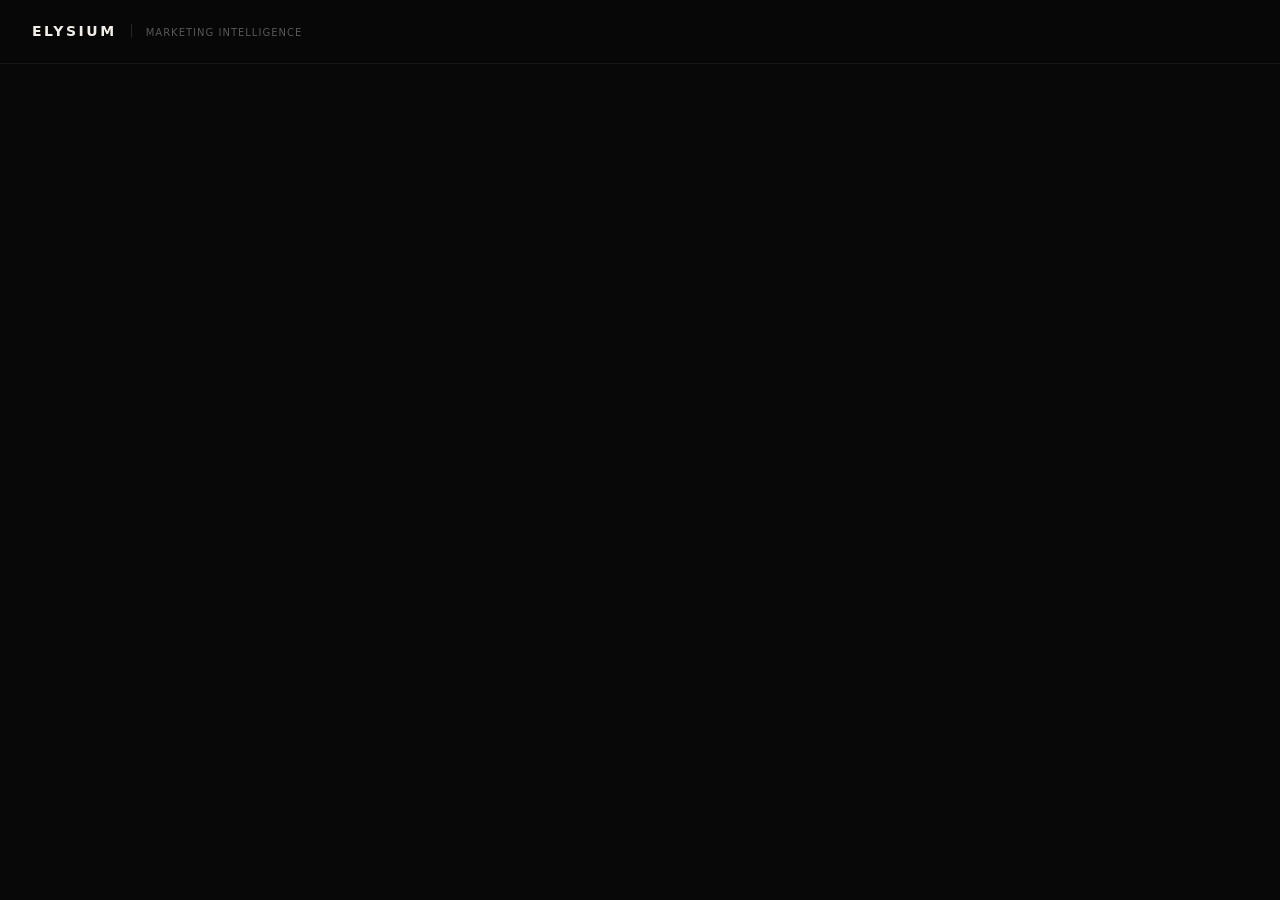
<file: index.html>
<!DOCTYPE html>
<html lang="en">
<head>
  <meta charset="UTF-8">
  <meta http-equiv="refresh" content="0; url=hub/">
  <link rel="canonical" href="https://denisdefis1.github.io/elysium-new-test/hub/">
  <title>ELYSIUM — Marketing Intelligence</title>
</head>
<body>
  <a href="hub/">Redirecting to ELYSIUM Marketing Intelligence Hub…</a>
</body>
</html>
</file>
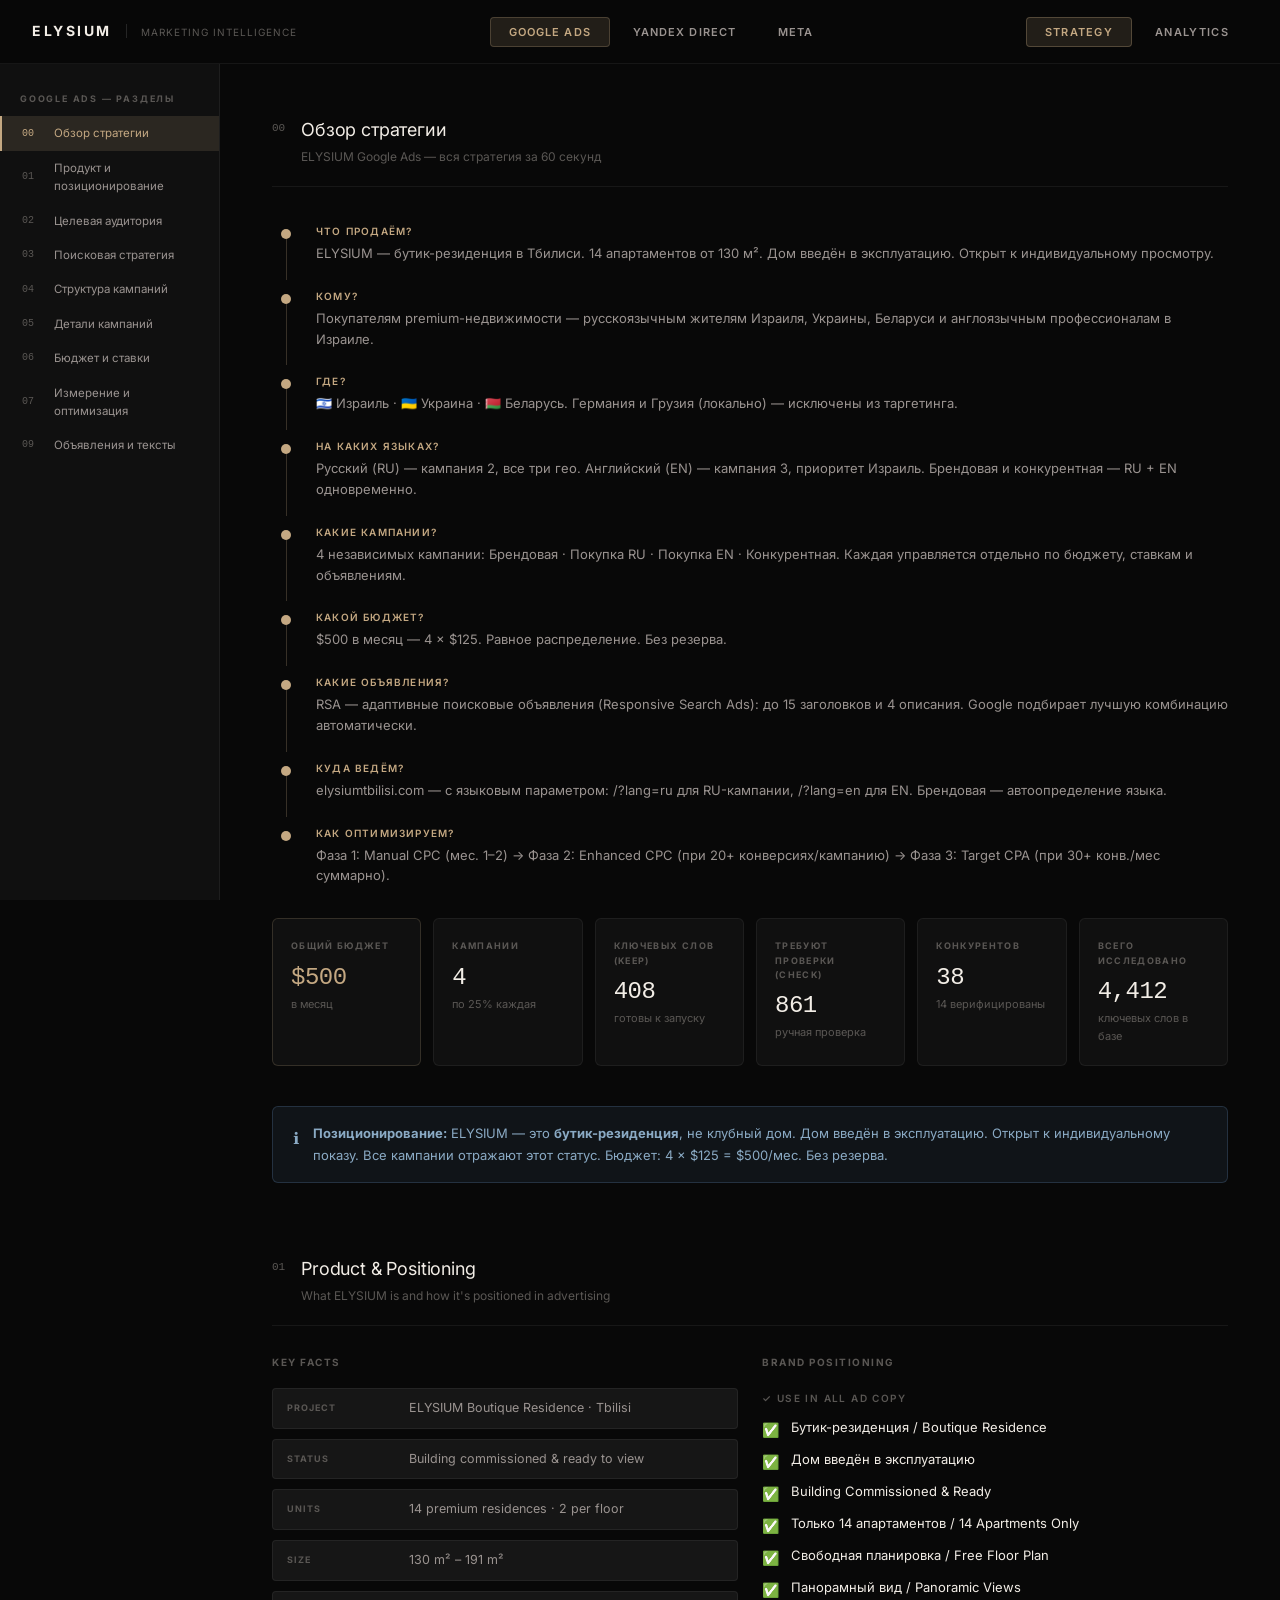
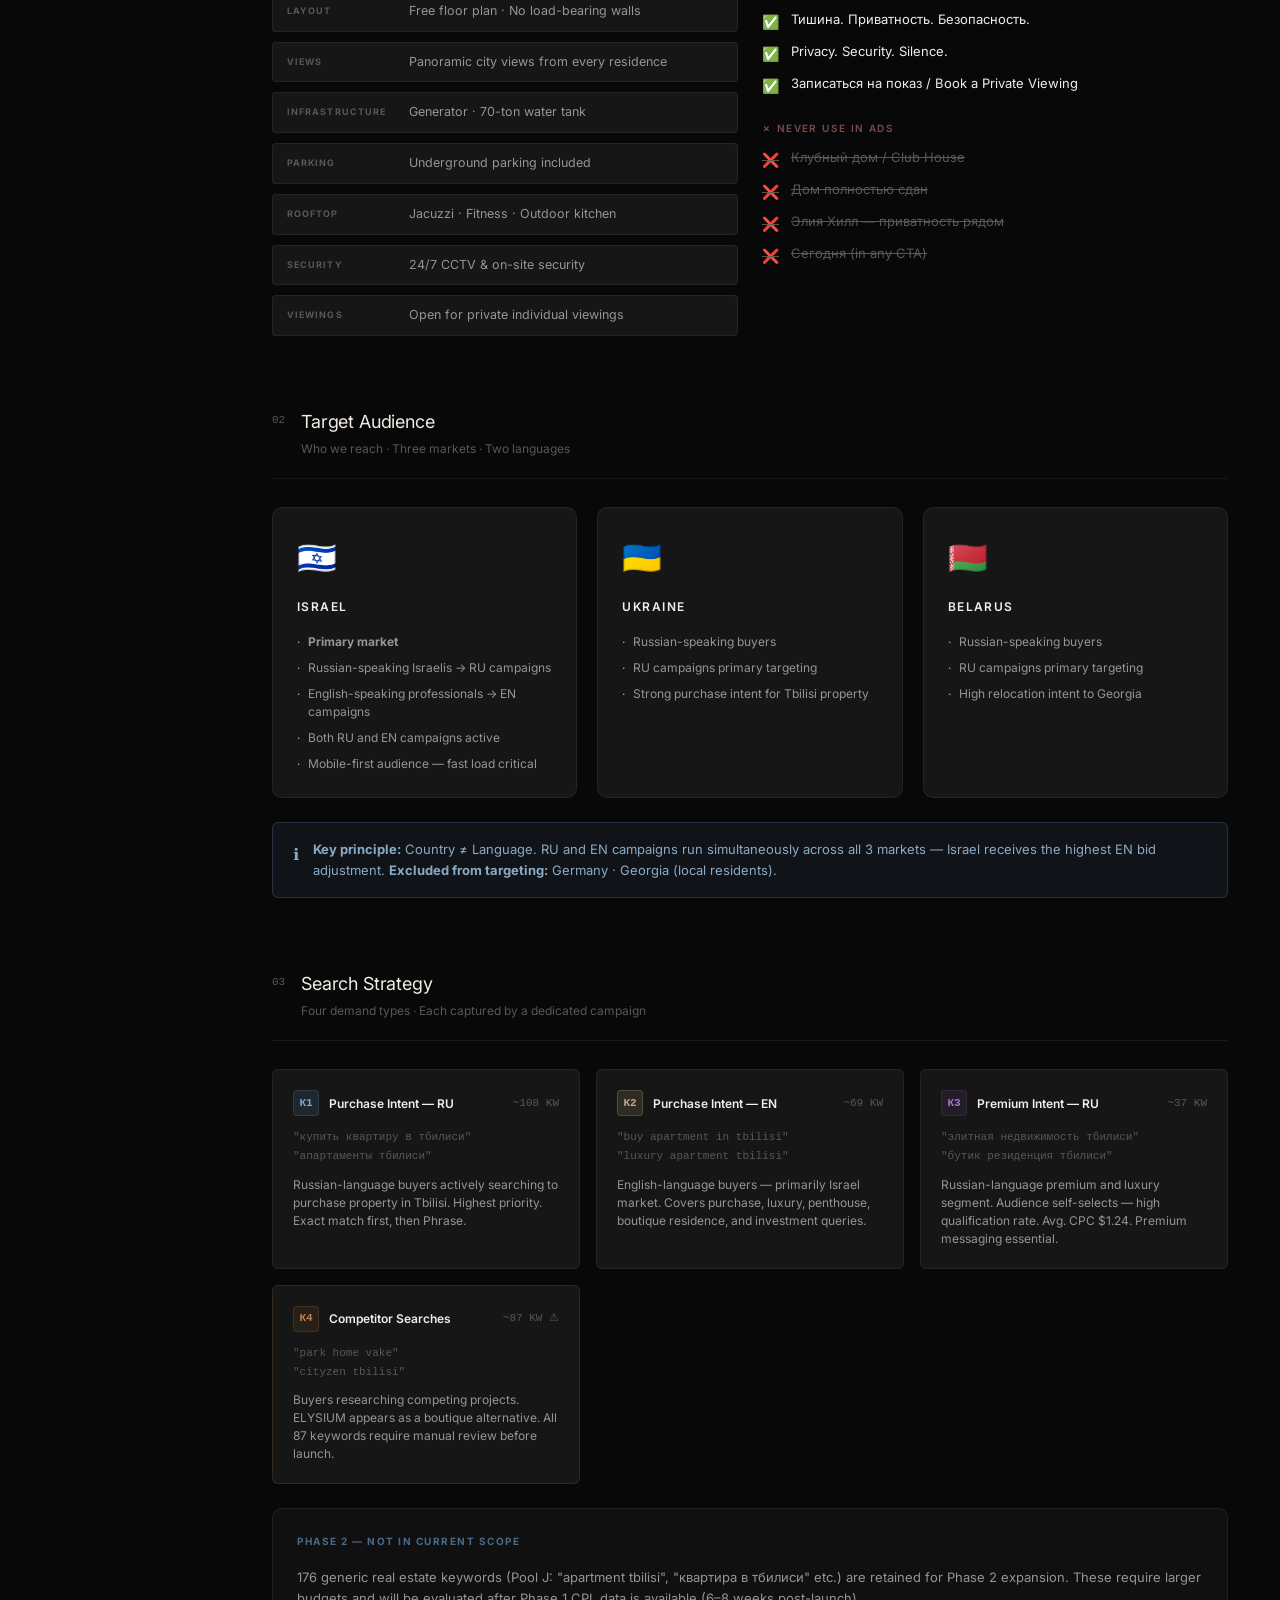
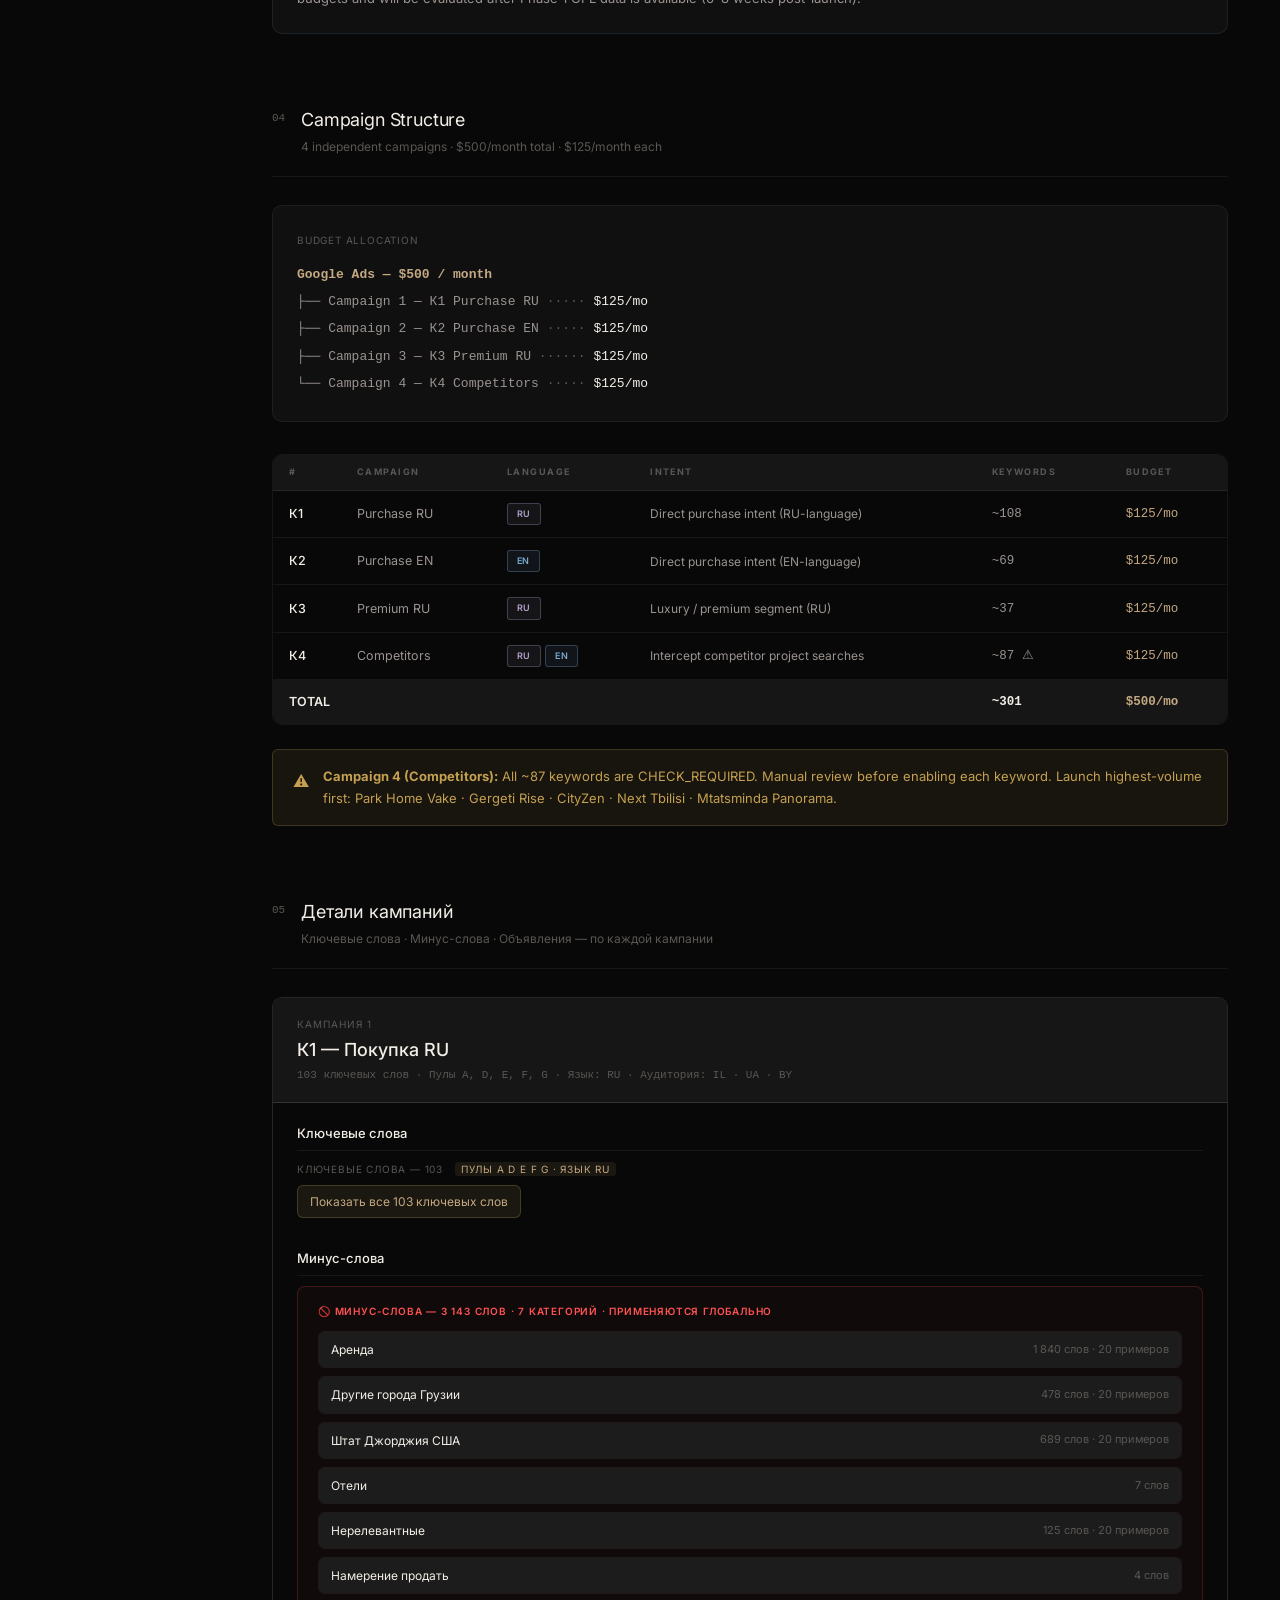
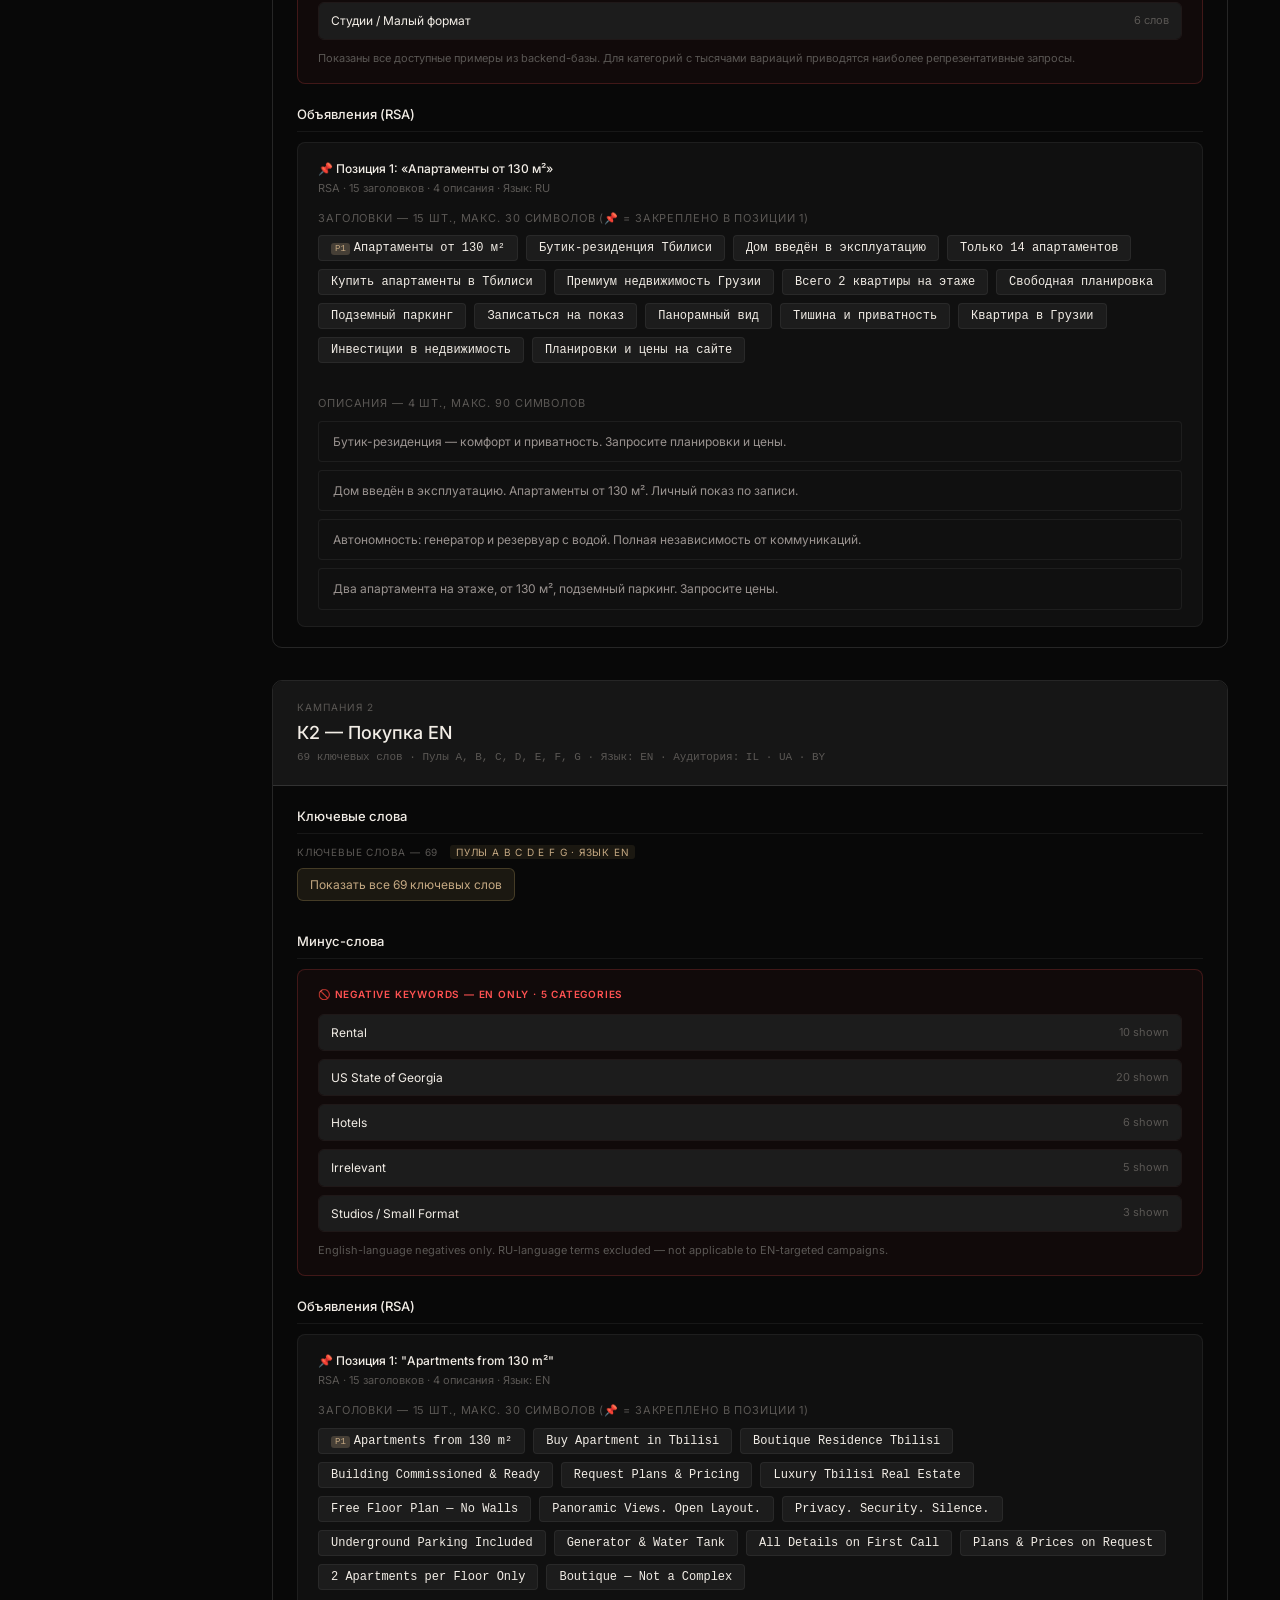
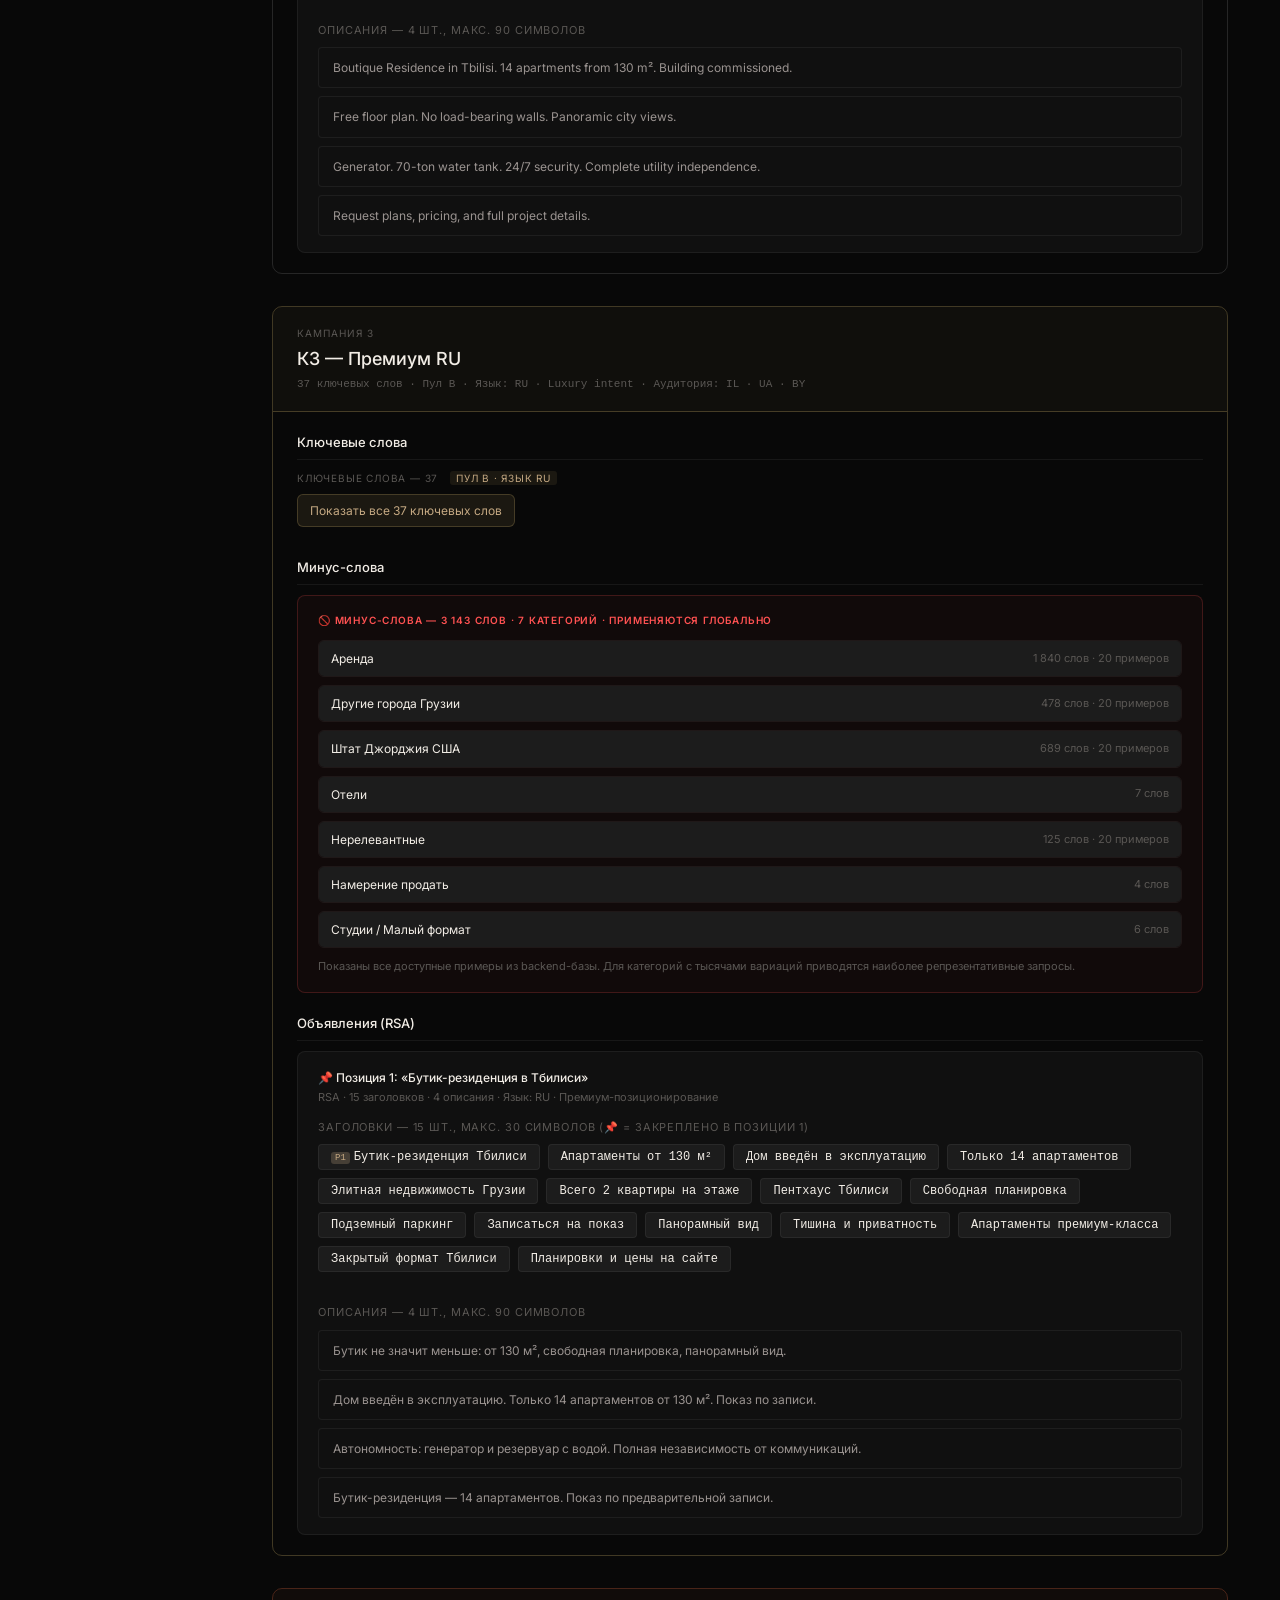
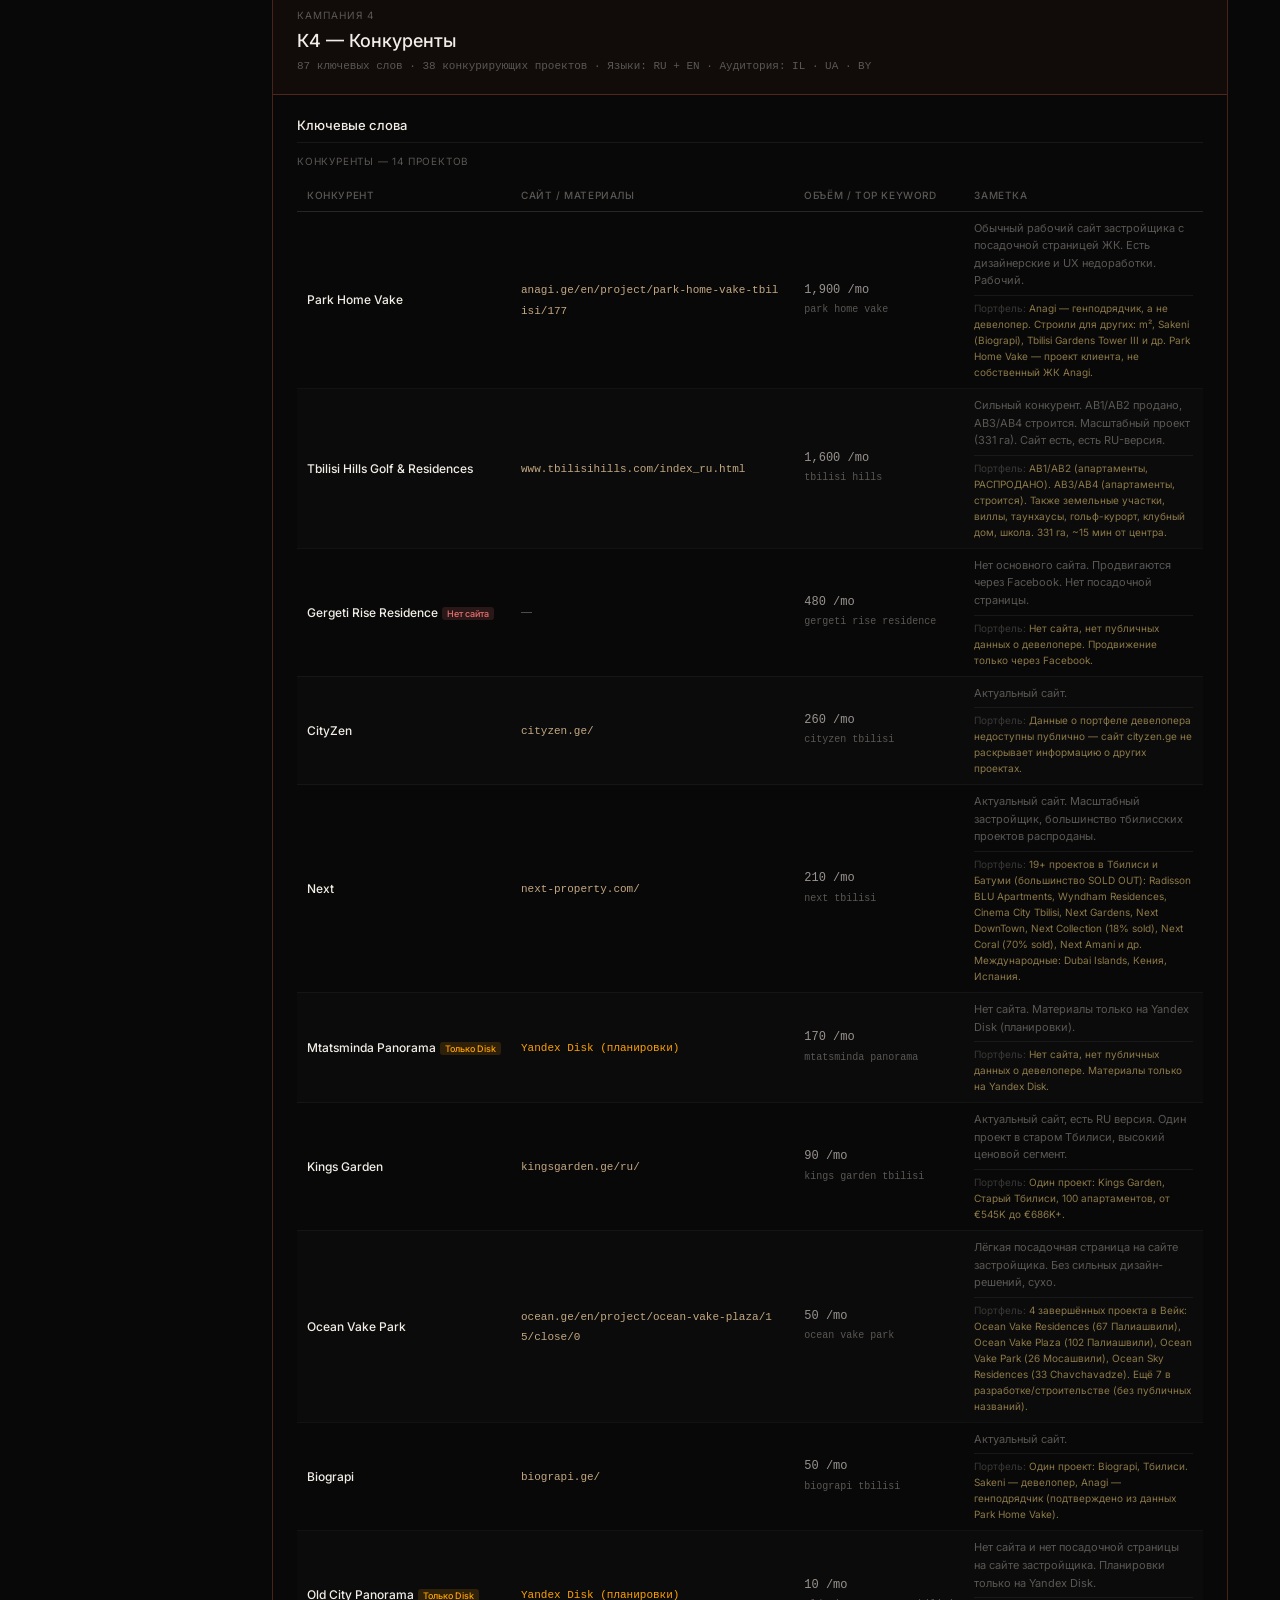
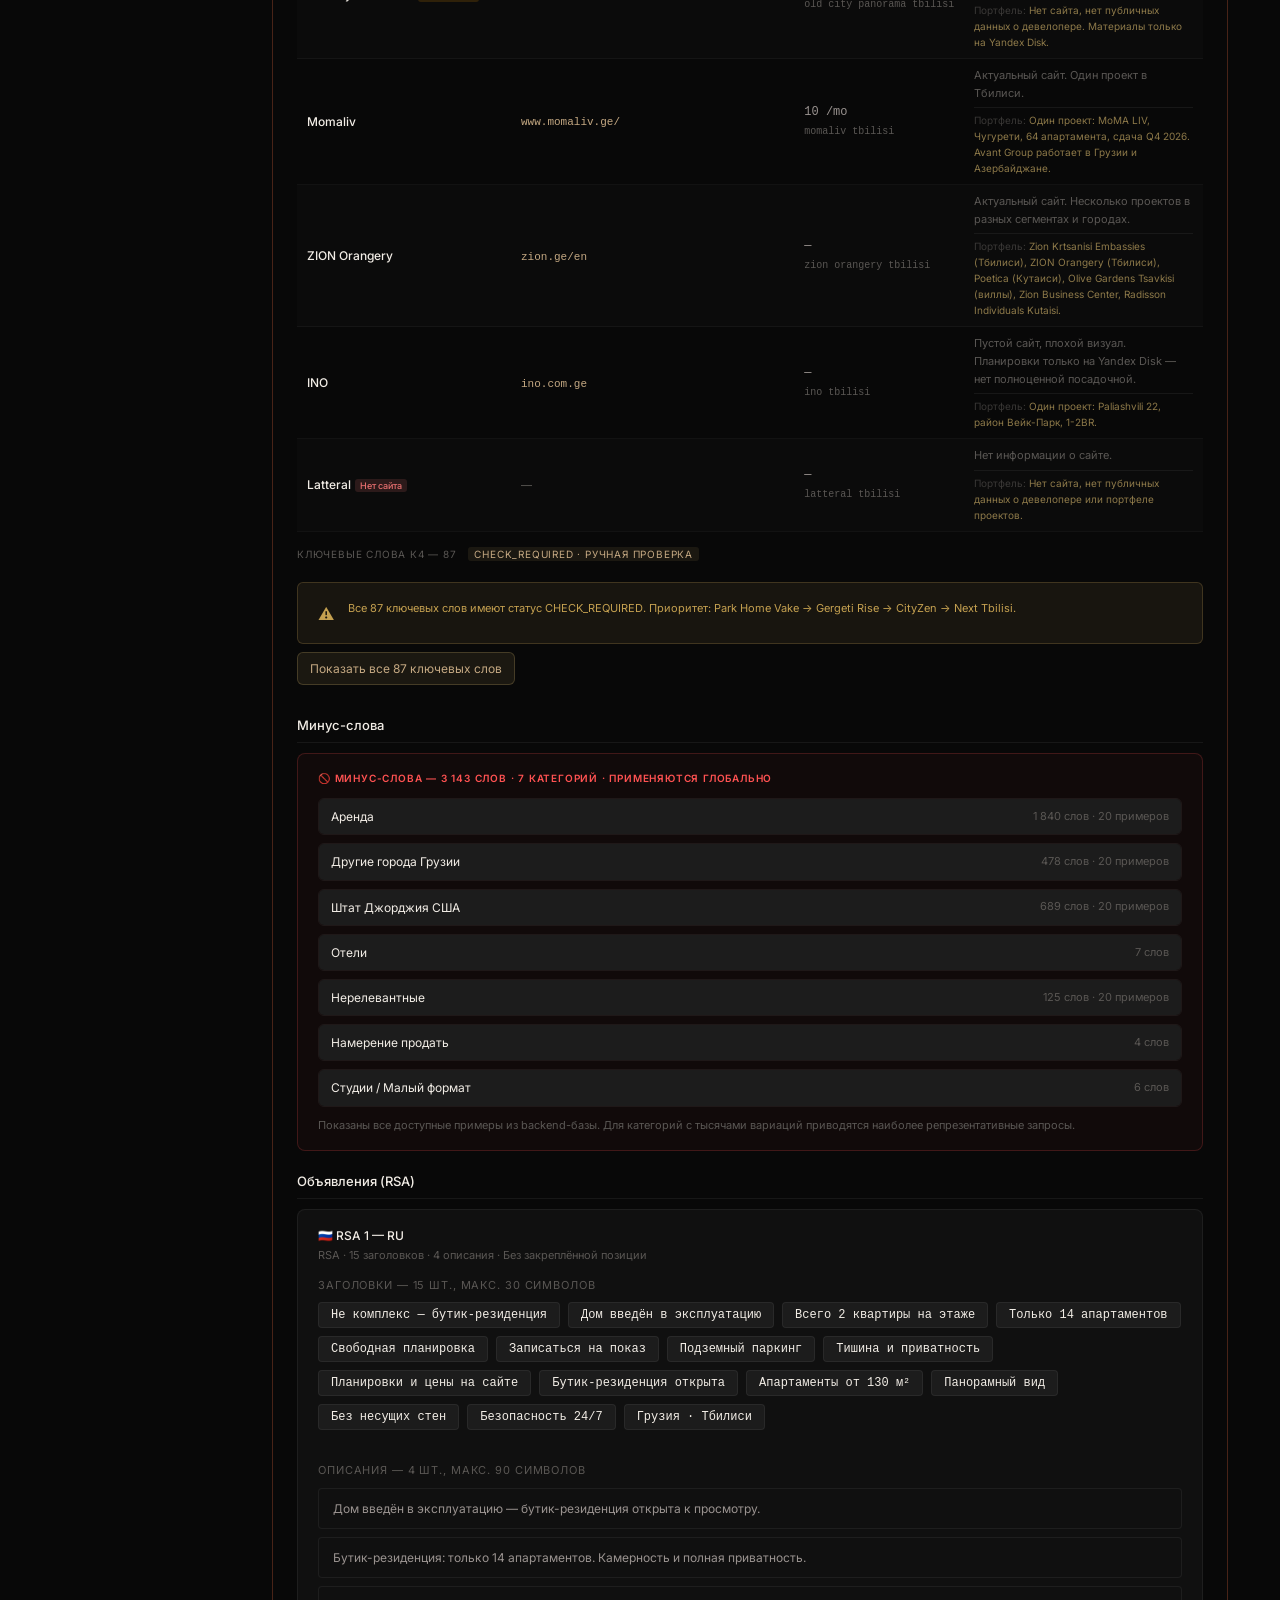
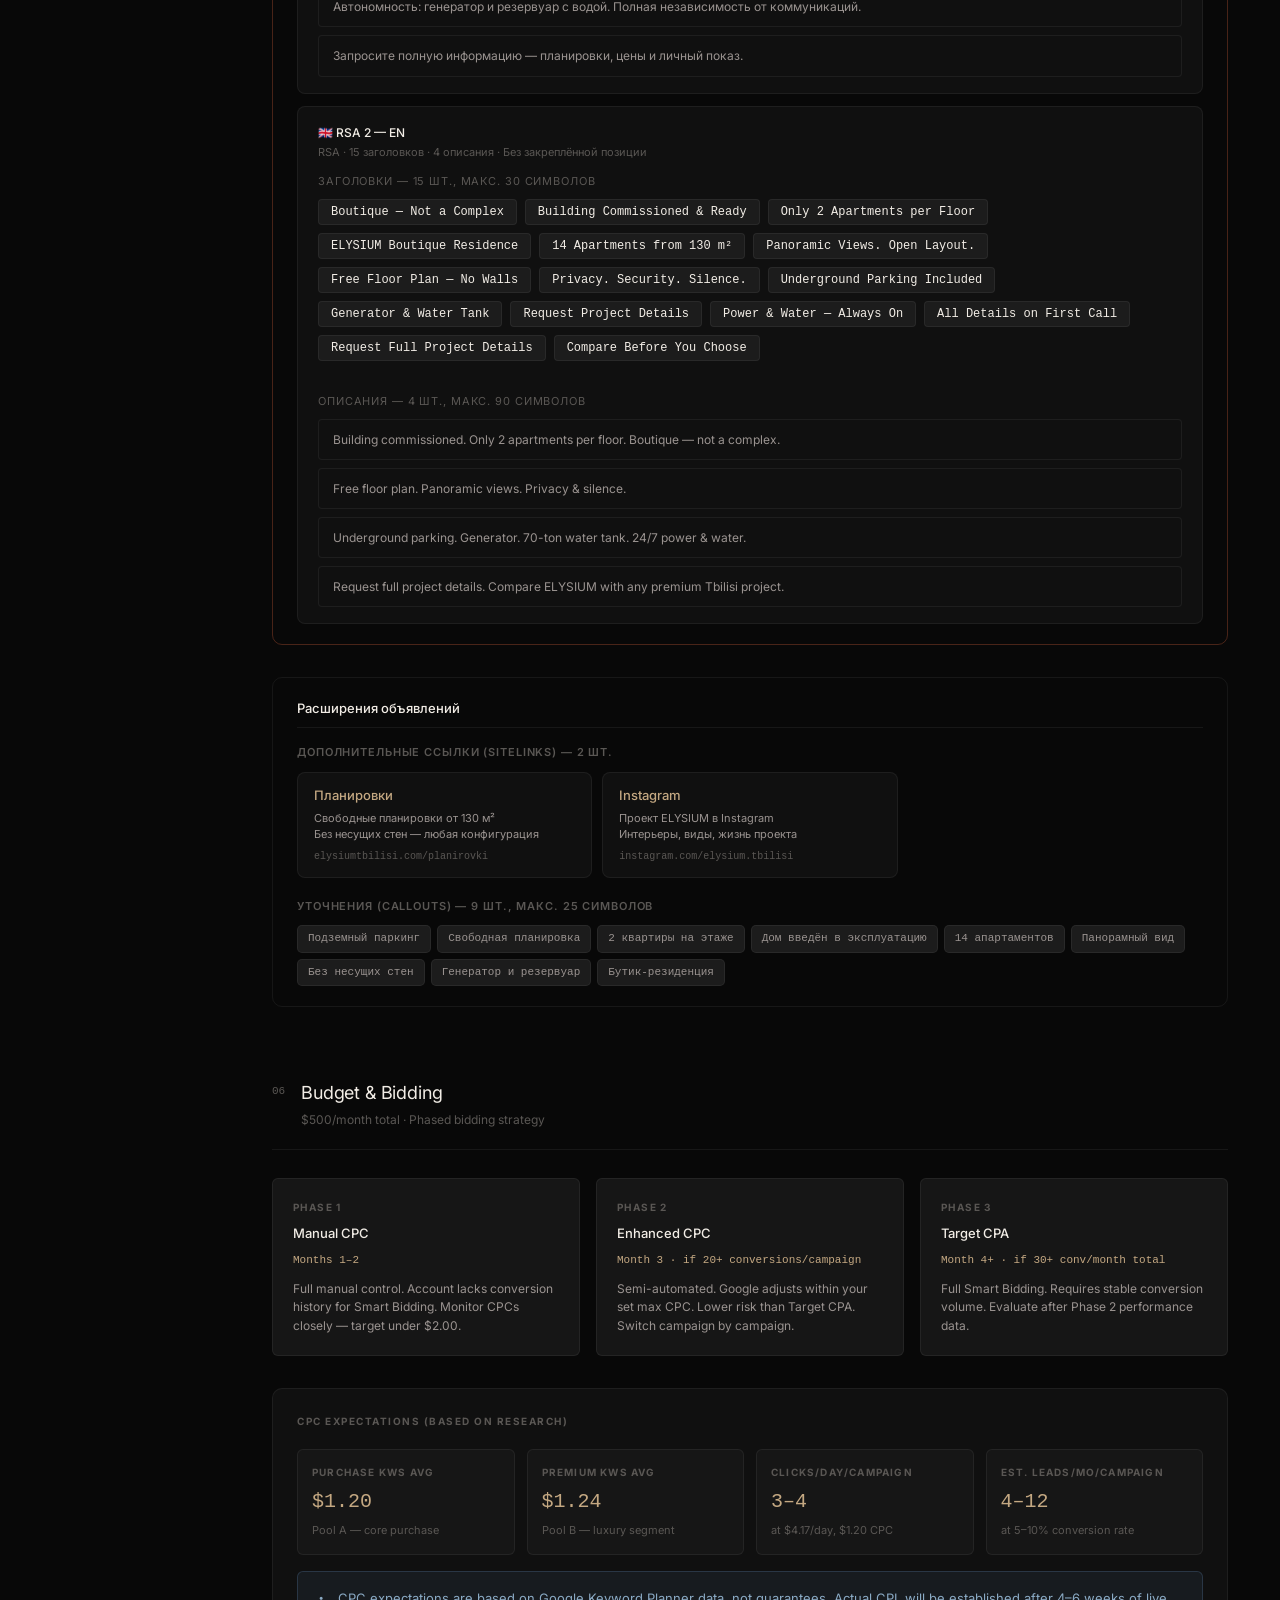
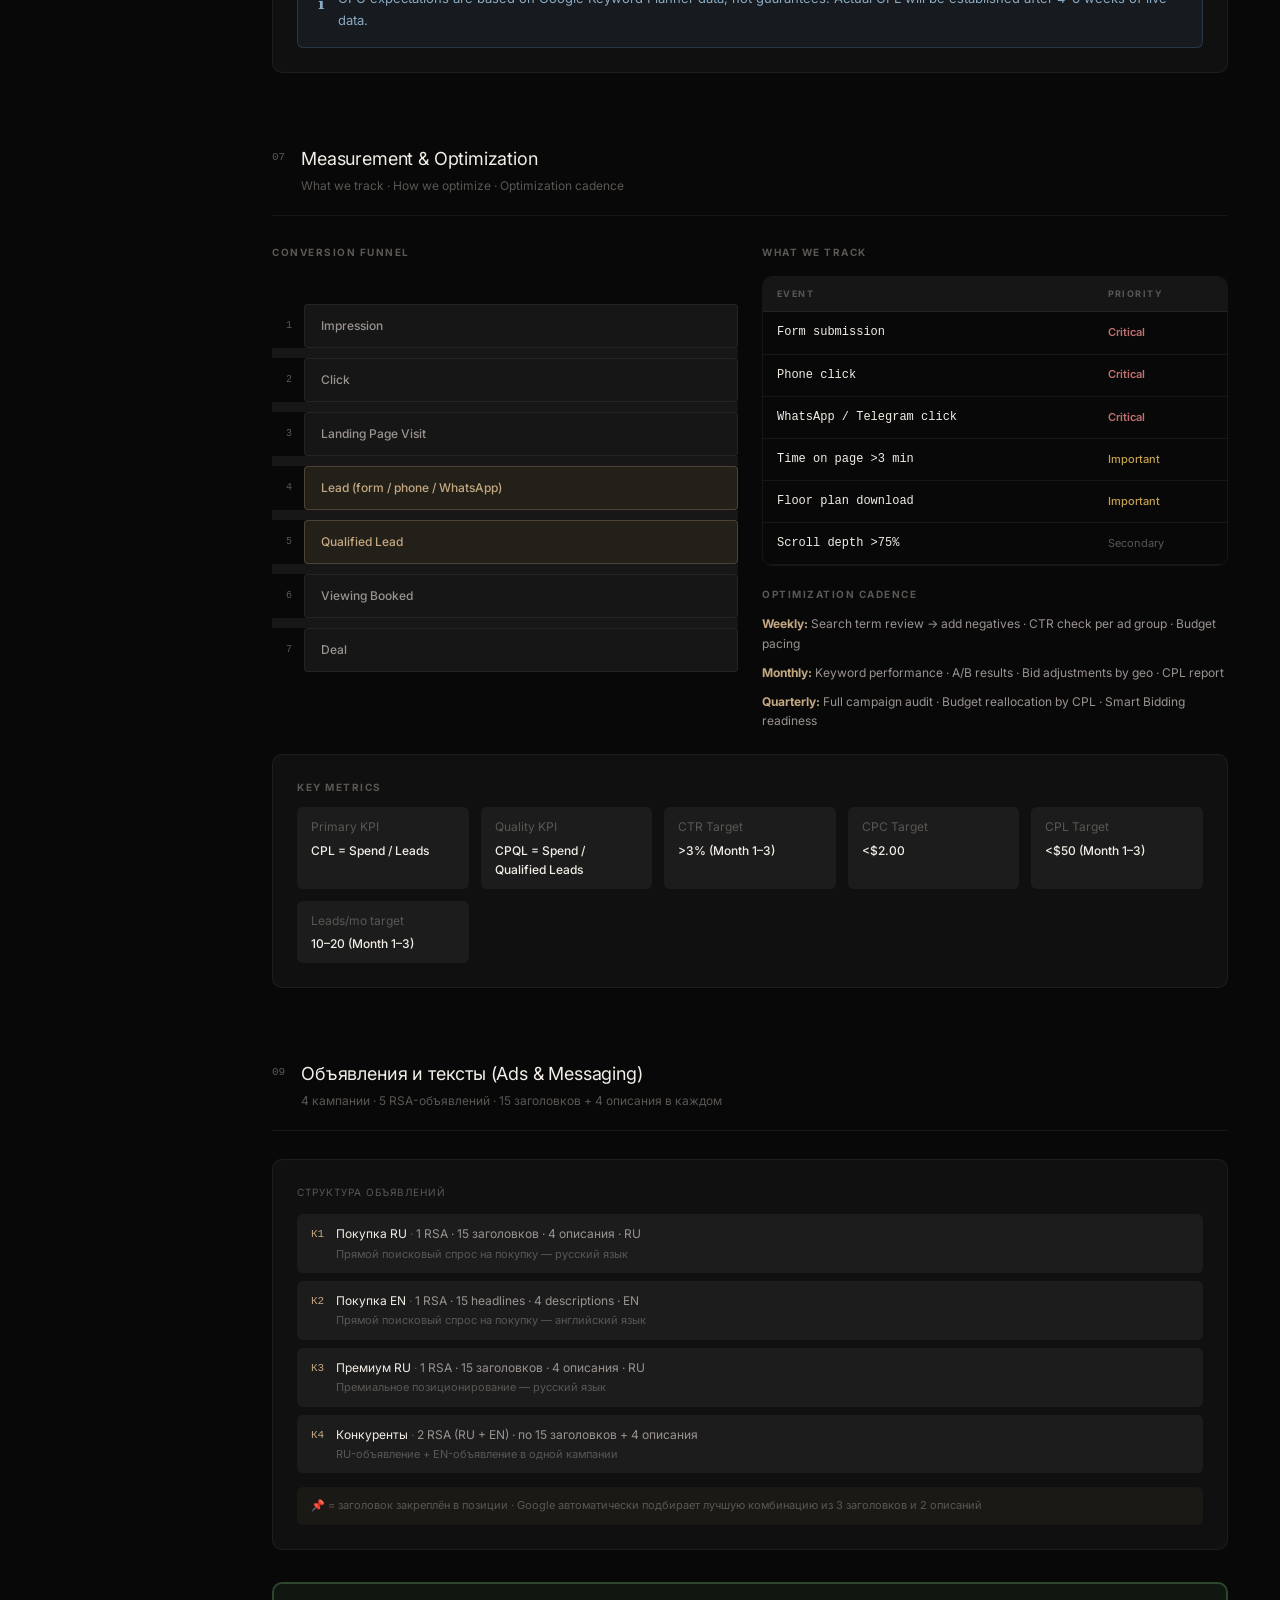
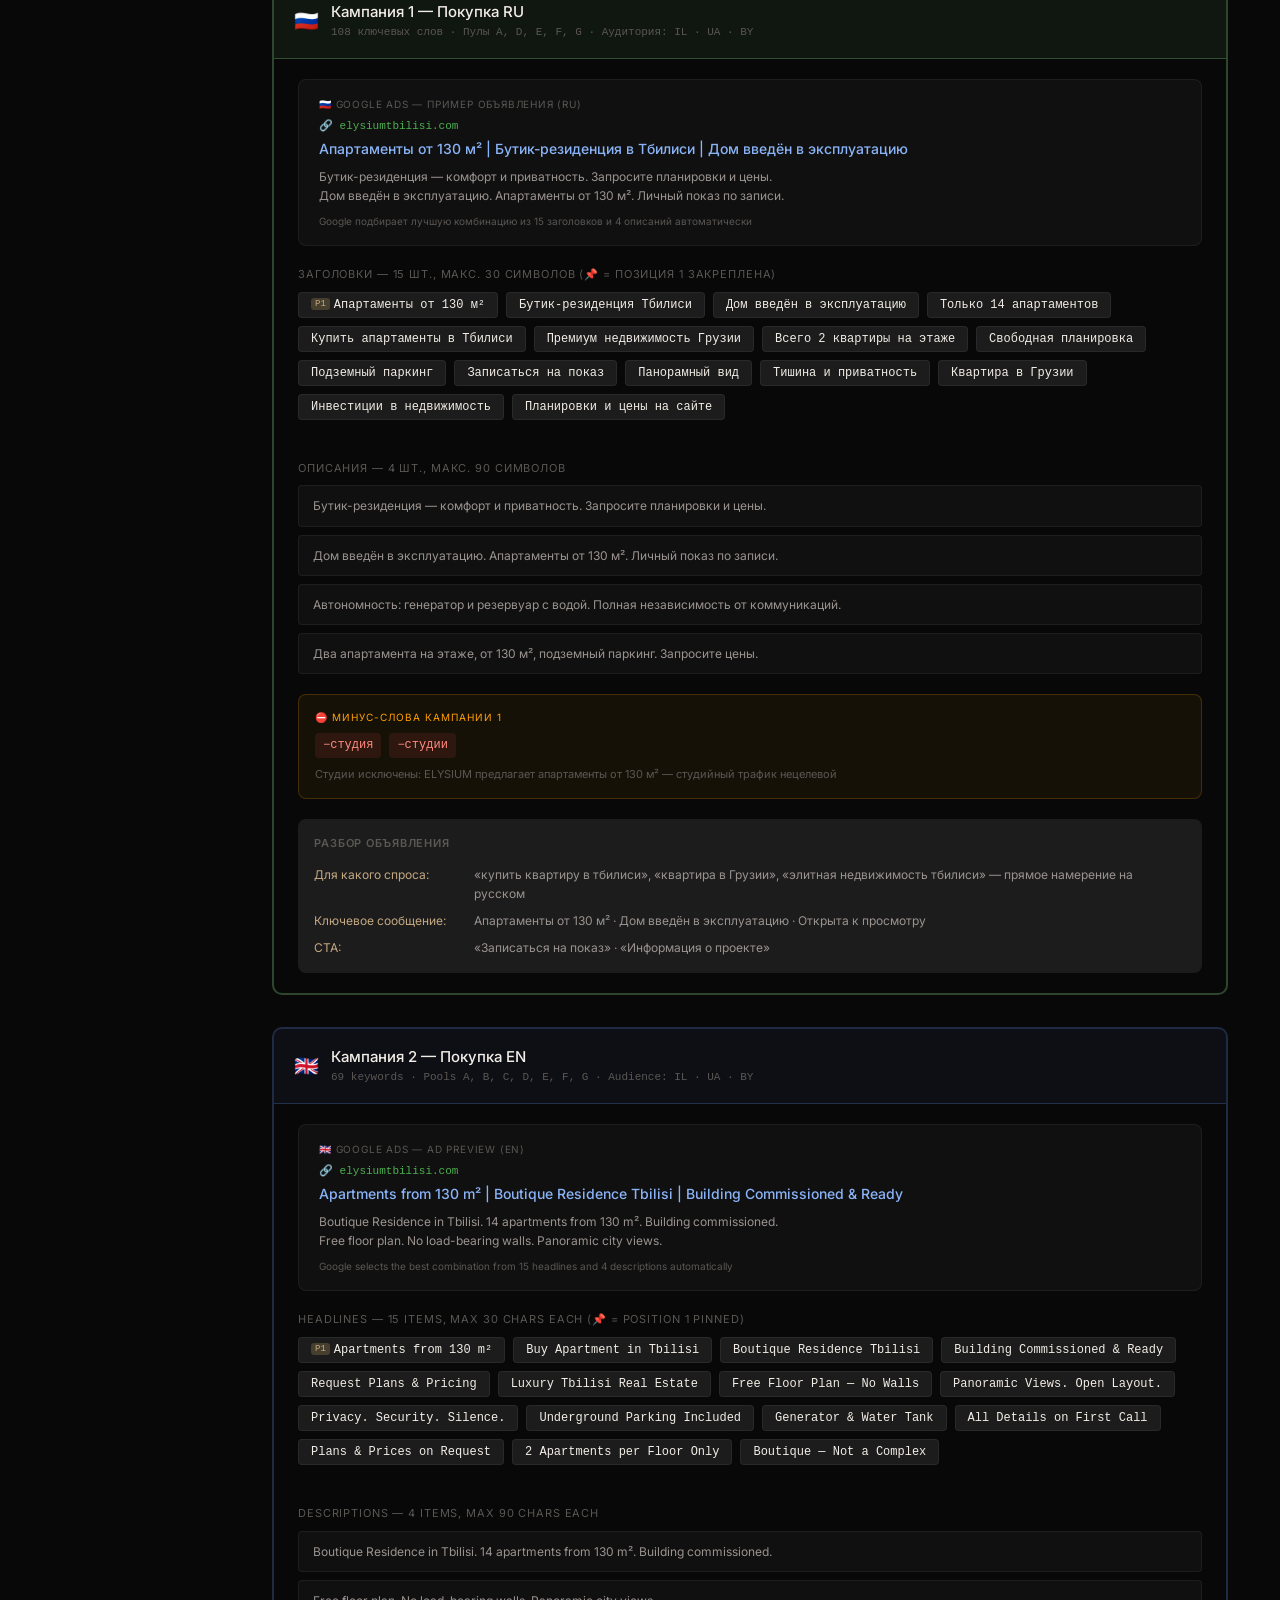
<file: hub/index.html>
<!DOCTYPE html>
<html lang="en">
<head>
  <meta charset="UTF-8">
  <meta name="viewport" content="width=device-width, initial-scale=1.0">
  <meta name="description" content="ELYSIUM Tbilisi — Marketing Intelligence Hub">
  <meta name="robots" content="noindex, nofollow">
  <title>ELYSIUM — Marketing Intelligence</title>

  <!-- Preconnect for Google Fonts -->
  <link rel="preconnect" href="https://fonts.googleapis.com">
  <link rel="preconnect" href="https://fonts.gstatic.com" crossorigin>
  <link href="https://fonts.googleapis.com/css2?family=Inter:wght@300;400;500;600;700&display=swap" rel="stylesheet">

  <!-- Stylesheets -->
  <link rel="stylesheet" href="./assets/css/main.css">
  <link rel="stylesheet" href="./assets/css/components.css">
  <link rel="stylesheet" href="./assets/css/animations.css">
</head>
<body>
<div id="app">

  <!-- ============================================================
       FIXED HEADER
       ============================================================ -->
  <header id="header">

    <!-- Brand -->
    <div class="header-left">
      <span class="header-brand-name">ELYSIUM</span>
      <div class="header-brand-divider"></div>
      <span class="header-brand-sub">Marketing Intelligence</span>
    </div>

    <!-- Channel/Report Switcher (injected by JS) -->
    <div id="header-center"></div>

    <!-- Area Nav + Mobile Toggle -->
    <div class="header-right">
      <!-- Mobile sidebar toggle -->
      <button class="sidebar-toggle" id="sidebar-toggle" aria-label="Toggle navigation">
        <svg width="16" height="16" viewBox="0 0 16 16" fill="none" xmlns="http://www.w3.org/2000/svg">
          <rect x="2" y="3" width="12" height="1.5" rx="0.75" fill="currentColor" opacity="0.7"/>
          <rect x="2" y="7.25" width="12" height="1.5" rx="0.75" fill="currentColor" opacity="0.7"/>
          <rect x="2" y="11.5" width="12" height="1.5" rx="0.75" fill="currentColor" opacity="0.7"/>
        </svg>
      </button>
      <!-- Area nav (injected by JS) -->
      <div id="header-right"></div>
    </div>

  </header>

  <!-- Mobile sidebar overlay -->
  <div class="sidebar-overlay" id="sidebar-overlay"></div>

  <!-- ============================================================
       MAIN LAYOUT
       ============================================================ -->
  <div id="main">

    <!-- Sidebar (strategy sections nav) -->
    <aside id="sidebar" class="hidden" role="navigation" aria-label="Section navigation">
      <!-- Content injected by JS -->
    </aside>

    <!-- Main content -->
    <main id="content" class="no-sidebar" role="main">
      <!-- Content injected by JS -->
    </main>

  </div>

</div>

<!--
  Inline data bundle: loads all JSON as JS globals for file:// compatibility.
  data.js checks window.__ELYSIUM_DATA__ first; falls back to fetch() on HTTP.
-->
<script src="./assets/js/data-bundle.js?v=2"></script>

<!-- App entry point (ES modules) -->
<script type="module" src="./assets/js/app.js?v=2"></script>

</body>
</html>
</file>
<file: hub/assets/css/main.css>
/* ============================================================
   ELYSIUM TBILISI — Marketing Intelligence Hub
   main.css — Design System & Layout
   ============================================================ */

@import url('https://fonts.googleapis.com/css2?family=Inter:wght@300;400;500;600;700&display=swap');

/* ---- CSS Custom Properties ---- */
:root {
  --bg-primary:         #080808;
  --bg-surface:         #101010;
  --bg-elevated:        #161616;
  --bg-hover:           #1C1C1C;
  --border-subtle:      rgba(255,255,255,0.06);
  --border-medium:      rgba(255,255,255,0.12);
  --border-strong:      rgba(255,255,255,0.20);
  --text-primary:       #F2EDE6;
  --text-secondary:     #9A9390;
  --text-tertiary:      #5A5754;
  --accent-gold:        #C4A882;
  --accent-gold-muted:  rgba(196,168,130,0.15);
  --accent-gold-hover:  rgba(196,168,130,0.25);
  --success:            #4A7C59;
  --success-bg:         rgba(74,124,89,0.12);
  --warning:            #8C7240;
  --warning-bg:         rgba(140,114,64,0.12);
  --error:              #7C4A4A;
  --error-bg:           rgba(124,74,74,0.12);
  --data-blue:          #4A6A8C;
  --data-blue-bg:       rgba(74,106,140,0.12);
  --data-green:         #4A7C59;
  --data-purple:        #6A4A8C;
  --data-purple-bg:     rgba(106,74,140,0.12);
  --data-orange:        #8C5E30;
  --data-orange-bg:     rgba(140,94,48,0.12);

  --font-sans: 'Inter', system-ui, -apple-system, sans-serif;
  --font-mono: 'SF Mono', 'Fira Code', 'Roboto Mono', monospace;

  --header-height: 64px;
  --sidebar-width: 220px;
  --max-width:     1440px;

  --radius-sm: 4px;
  --radius-md: 6px;
  --radius-lg: 10px;

  --ease-out: cubic-bezier(0.16, 1, 0.3, 1);
}

/* ---- Reset ---- */
*, *::before, *::after { box-sizing: border-box; margin: 0; padding: 0; }
html { font-size: 14px; -webkit-font-smoothing: antialiased; scroll-behavior: smooth; }
body {
  font-family: var(--font-sans);
  background: var(--bg-primary);
  color: var(--text-primary);
  line-height: 1.6;
  min-height: 100vh;
}
a { color: var(--accent-gold); text-decoration: none; }
a:hover { color: var(--text-primary); }
button { font-family: inherit; cursor: pointer; border: none; background: none; }
ul, ol { list-style: none; }

/* ---- Scrollbar ---- */
::-webkit-scrollbar { width: 6px; height: 6px; }
::-webkit-scrollbar-track { background: var(--bg-surface); }
::-webkit-scrollbar-thumb { background: rgba(255,255,255,0.12); border-radius: 3px; }
::-webkit-scrollbar-thumb:hover { background: rgba(255,255,255,0.2); }

/* ============================================================
   LAYOUT
   ============================================================ */

#app { display: flex; flex-direction: column; min-height: 100vh; }

/* Fixed Header */
#header {
  position: fixed;
  top: 0; left: 0; right: 0;
  height: var(--header-height);
  background: rgba(8,8,8,0.94);
  backdrop-filter: blur(20px);
  -webkit-backdrop-filter: blur(20px);
  border-bottom: 1px solid var(--border-subtle);
  display: flex;
  align-items: center;
  justify-content: space-between;
  padding: 0 32px;
  z-index: 1000;
  gap: 24px;
}

.header-left {
  display: flex;
  align-items: baseline;
  gap: 14px;
  flex-shrink: 0;
}

.header-brand-name {
  font-size: 14px;
  font-weight: 700;
  letter-spacing: 0.18em;
  text-transform: uppercase;
  color: var(--text-primary);
}

.header-brand-divider {
  width: 1px;
  height: 14px;
  background: var(--border-medium);
  align-self: center;
}

.header-brand-sub {
  font-size: 10px;
  font-weight: 400;
  letter-spacing: 0.1em;
  color: var(--text-tertiary);
  text-transform: uppercase;
}

.header-center {
  display: flex;
  align-items: center;
  gap: 4px;
}

.header-right {
  display: flex;
  align-items: center;
  gap: 12px;
  flex-shrink: 0;
}

.header-nav-btn {
  padding: 7px 18px;
  font-size: 11px;
  font-weight: 600;
  letter-spacing: 0.12em;
  text-transform: uppercase;
  color: var(--text-secondary);
  border: 1px solid transparent;
  border-radius: var(--radius-sm);
  transition: color 180ms, border-color 180ms, background 180ms;
}

.header-nav-btn:hover {
  color: var(--text-primary);
  background: var(--bg-hover);
}

.header-nav-btn.active {
  color: var(--accent-gold);
  border-color: rgba(196,168,130,0.3);
  background: var(--accent-gold-muted);
}

.channel-tab {
  padding: 7px 18px;
  font-size: 11px;
  font-weight: 600;
  letter-spacing: 0.1em;
  text-transform: uppercase;
  color: var(--text-secondary);
  border-radius: var(--radius-sm);
  transition: color 160ms, background 160ms;
  white-space: nowrap;
  border: 1px solid transparent;
}

.channel-tab:hover {
  color: var(--text-primary);
  background: var(--bg-hover);
}

.channel-tab.active {
  color: var(--accent-gold);
  background: var(--accent-gold-muted);
  border-color: rgba(196,168,130,0.25);
}

/* Main area */
#main {
  margin-top: var(--header-height);
  display: flex;
  flex: 1;
  position: relative;
}

/* Sidebar */
#sidebar {
  position: fixed;
  top: var(--header-height);
  left: 0;
  bottom: 0;
  width: var(--sidebar-width);
  background: var(--bg-surface);
  border-right: 1px solid var(--border-subtle);
  overflow-y: auto;
  padding: 28px 0 48px;
  z-index: 500;
  transition: transform 280ms var(--ease-out), opacity 280ms;
}

#sidebar.hidden {
  transform: translateX(-100%);
  opacity: 0;
  pointer-events: none;
}

.sidebar-label {
  padding: 0 20px 10px;
  font-size: 9px;
  font-weight: 700;
  letter-spacing: 0.2em;
  text-transform: uppercase;
  color: var(--text-tertiary);
}

.sidebar-nav { display: flex; flex-direction: column; }

.sidebar-nav-link {
  display: flex;
  align-items: center;
  gap: 10px;
  padding: 8px 20px;
  font-size: 11.5px;
  color: var(--text-secondary);
  border-left: 2px solid transparent;
  transition: color 150ms, border-color 150ms, background 150ms;
  cursor: pointer;
  text-decoration: none;
}

.sidebar-nav-link:hover {
  color: var(--text-primary);
  background: var(--bg-hover);
}

.sidebar-nav-link.active {
  color: var(--accent-gold);
  border-left-color: var(--accent-gold);
  background: var(--accent-gold-muted);
}

.sidebar-nav-num {
  font-size: 10px;
  font-family: var(--font-mono);
  color: var(--text-tertiary);
  min-width: 22px;
  flex-shrink: 0;
}

.sidebar-nav-link.active .sidebar-nav-num { color: var(--accent-gold); }

/* Content */
#content {
  flex: 1;
  margin-left: var(--sidebar-width);
  padding: 52px 52px 100px;
  max-width: 1180px;
  min-height: calc(100vh - var(--header-height));
}

#content.no-sidebar {
  margin-left: 0;
  max-width: var(--max-width);
  width: 100%;
  padding: 52px 52px 100px;
}

/* ============================================================
   TYPOGRAPHY
   ============================================================ */

.eyebrow {
  font-size: 10px;
  font-weight: 700;
  letter-spacing: 0.2em;
  text-transform: uppercase;
  color: var(--text-tertiary);
  margin-bottom: 10px;
}

.page-title {
  font-size: 28px;
  font-weight: 200;
  color: var(--text-primary);
  letter-spacing: -0.025em;
  line-height: 1.2;
  margin-bottom: 8px;
}

.page-subtitle {
  font-size: 14px;
  color: var(--text-secondary);
  font-weight: 400;
  line-height: 1.6;
  margin-bottom: 40px;
}

.section-header {
  margin-bottom: 32px;
  padding-bottom: 24px;
  border-bottom: 1px solid var(--border-subtle);
}

.section-title {
  font-size: 16px;
  font-weight: 500;
  color: var(--text-primary);
  margin-bottom: 4px;
}

.section-sub {
  font-size: 12px;
  color: var(--text-tertiary);
}

.label {
  font-size: 10px;
  font-weight: 600;
  letter-spacing: 0.14em;
  text-transform: uppercase;
  color: var(--text-tertiary);
}

.mono { font-family: var(--font-mono); }

/* ============================================================
   SECTION BLOCKS
   ============================================================ */

.section-block {
  margin-bottom: 72px;
  scroll-margin-top: calc(var(--header-height) + 28px);
}

.section-block:last-child { margin-bottom: 0; }

.section-block-header {
  display: flex;
  align-items: flex-start;
  gap: 16px;
  margin-bottom: 28px;
  padding-bottom: 20px;
  border-bottom: 1px solid var(--border-subtle);
}

.section-block-num {
  font-size: 11px;
  font-family: var(--font-mono);
  color: var(--text-tertiary);
  padding-top: 4px;
}

.section-block-title-wrap {}

.section-block-title {
  font-size: 18px;
  font-weight: 400;
  color: var(--text-primary);
  letter-spacing: -0.01em;
  margin-bottom: 2px;
}

.section-block-desc {
  font-size: 12px;
  color: var(--text-tertiary);
}

/* ============================================================
   CARDS
   ============================================================ */

.card {
  background: var(--bg-surface);
  border: 1px solid var(--border-subtle);
  border-radius: var(--radius-lg);
  padding: 24px;
}

.card-elevated {
  background: var(--bg-elevated);
  border: 1px solid var(--border-subtle);
  border-radius: var(--radius-lg);
  padding: 24px;
}

.card-title {
  font-size: 10px;
  font-weight: 700;
  letter-spacing: 0.15em;
  text-transform: uppercase;
  color: var(--text-tertiary);
  margin-bottom: 18px;
}

/* ============================================================
   METRIC CARDS
   ============================================================ */

.metrics-row {
  display: grid;
  grid-template-columns: repeat(auto-fit, minmax(130px, 1fr));
  gap: 12px;
  margin-bottom: 40px;
}

.metric-card {
  background: var(--bg-surface);
  border: 1px solid var(--border-subtle);
  border-radius: var(--radius-md);
  padding: 20px 18px;
  transition: border-color 200ms;
}

.metric-card:hover { border-color: var(--border-medium); }
.metric-card.gold { border-color: rgba(196,168,130,0.2); }

.metric-label {
  font-size: 9px;
  font-weight: 700;
  letter-spacing: 0.15em;
  text-transform: uppercase;
  color: var(--text-tertiary);
  margin-bottom: 12px;
}

.metric-value {
  font-size: 24px;
  font-weight: 300;
  color: var(--text-primary);
  font-family: var(--font-mono);
  letter-spacing: -0.02em;
  line-height: 1;
}

.metric-card.gold .metric-value { color: var(--accent-gold); }

.metric-sub {
  margin-top: 6px;
  font-size: 11px;
  color: var(--text-tertiary);
}

/* ============================================================
   GRIDS
   ============================================================ */

.two-col   { display: grid; grid-template-columns: 1fr 1fr; gap: 24px; }
.three-col { display: grid; grid-template-columns: repeat(3,1fr); gap: 20px; }
.two-col-asym { display: grid; grid-template-columns: 3fr 2fr; gap: 32px; }

/* ============================================================
   NOTE BOXES
   ============================================================ */

.note-box {
  display: flex;
  gap: 14px;
  padding: 16px 20px;
  border-radius: var(--radius-md);
  border: 1px solid;
  font-size: 13px;
  line-height: 1.65;
  margin: 20px 0;
}

.note-box.warning { background: var(--warning-bg); border-color: rgba(140,114,64,0.35); color: #C4A050; }
.note-box.info    { background: var(--data-blue-bg); border-color: rgba(74,106,140,0.35); color: #8aaac4; }
.note-box.error   { background: var(--error-bg); border-color: rgba(124,74,74,0.4); color: #C07070; }
.note-box.success { background: var(--success-bg); border-color: rgba(74,124,89,0.35); color: #70B880; }
.note-box-icon    { flex-shrink: 0; font-size: 16px; margin-top: 2px; }

/* ============================================================
   DATA PENDING
   ============================================================ */

.data-pending {
  display: flex;
  flex-direction: column;
  align-items: center;
  justify-content: center;
  padding: 52px 32px;
  border: 1px dashed var(--border-medium);
  border-radius: var(--radius-lg);
  text-align: center;
  gap: 12px;
}

.data-pending-icon  { font-size: 28px; opacity: 0.4; }

.data-pending-label {
  font-size: 10px;
  font-weight: 700;
  letter-spacing: 0.18em;
  text-transform: uppercase;
  color: var(--text-tertiary);
}

.data-pending-desc {
  font-size: 13px;
  color: var(--text-tertiary);
  max-width: 380px;
  line-height: 1.7;
}

/* ============================================================
   DIVIDER
   ============================================================ */

.divider { height: 1px; background: var(--border-subtle); margin: 40px 0; }

/* ============================================================
   GEO CARDS
   ============================================================ */

.geo-card {
  background: var(--bg-elevated);
  border: 1px solid var(--border-subtle);
  border-radius: var(--radius-lg);
  padding: 24px;
  transition: border-color 200ms;
}

.geo-card:hover { border-color: var(--border-medium); }

.geo-flag  { font-size: 32px; margin-bottom: 14px; }

.geo-name {
  font-size: 12px;
  font-weight: 600;
  letter-spacing: 0.12em;
  text-transform: uppercase;
  color: var(--text-primary);
  margin-bottom: 16px;
}

.geo-facts { display: flex; flex-direction: column; gap: 8px; }

.geo-fact {
  font-size: 12px;
  color: var(--text-secondary);
  display: flex;
  gap: 8px;
  line-height: 1.5;
}

.geo-fact::before { content: '·'; color: var(--accent-gold); flex-shrink: 0; }

/* ============================================================
   INTENT CARDS
   ============================================================ */

.intent-grid {
  display: grid;
  grid-template-columns: repeat(auto-fill, minmax(260px, 1fr));
  gap: 16px;
}

.intent-card {
  background: var(--bg-elevated);
  border: 1px solid var(--border-subtle);
  border-radius: var(--radius-md);
  padding: 20px;
  transition: border-color 200ms;
}

.intent-card:hover { border-color: var(--border-medium); }

.intent-card-header {
  display: flex;
  align-items: center;
  gap: 10px;
  margin-bottom: 12px;
}

.pool-badge {
  width: 26px; height: 26px;
  border-radius: var(--radius-sm);
  display: flex;
  align-items: center;
  justify-content: center;
  font-size: 11px;
  font-weight: 700;
  font-family: var(--font-mono);
  flex-shrink: 0;
}

.pool-A { background: rgba(74,106,140,0.2); color: #7AAAD0; border: 1px solid rgba(74,106,140,0.3); }
.pool-B { background: rgba(196,168,130,0.15); color: var(--accent-gold); border: 1px solid rgba(196,168,130,0.25); }
.pool-C { background: rgba(106,74,140,0.15); color: #A07ACC; border: 1px solid rgba(106,74,140,0.25); }
.pool-D { background: rgba(106,74,140,0.15); color: #A07ACC; border: 1px solid rgba(106,74,140,0.25); }
.pool-E { background: rgba(74,124,89,0.15); color: #70B880; border: 1px solid rgba(74,124,89,0.25); }
.pool-F { background: rgba(74,124,89,0.15); color: #70B880; border: 1px solid rgba(74,124,89,0.25); }
.pool-G { background: rgba(74,106,140,0.15); color: #7AAAD0; border: 1px solid rgba(74,106,140,0.2); }
.pool-H { background: rgba(140,114,64,0.15); color: #C4A050; border: 1px solid rgba(140,114,64,0.25); }
.pool-I { background: rgba(140,94,48,0.15); color: #C4804A; border: 1px solid rgba(140,94,48,0.25); }
.pool-J { background: rgba(80,80,80,0.2); color: #9A9390; border: 1px solid rgba(90,87,84,0.3); }

.intent-title {
  font-size: 12px;
  font-weight: 600;
  color: var(--text-primary);
  flex: 1;
}

.intent-count {
  font-size: 11px;
  font-family: var(--font-mono);
  color: var(--text-tertiary);
}

.intent-examples {
  font-size: 11px;
  font-family: var(--font-mono);
  color: var(--text-tertiary);
  margin-bottom: 10px;
  line-height: 1.7;
}

.intent-desc {
  font-size: 12px;
  color: var(--text-secondary);
  line-height: 1.5;
}

/* ============================================================
   CAMPAIGN CARDS
   ============================================================ */

.campaigns-grid {
  display: grid;
  grid-template-columns: repeat(2, 1fr);
  gap: 20px;
  margin-bottom: 32px;
}

.campaign-card {
  background: var(--bg-elevated);
  border: 1px solid var(--border-subtle);
  border-radius: var(--radius-lg);
  padding: 24px;
  transition: border-color 200ms;
}

.campaign-card:hover { border-color: var(--border-medium); }
.campaign-card.priority-highest { border-color: rgba(196,168,130,0.22); }
.campaign-card.requires-review { border-color: rgba(140,114,64,0.3); }

.campaign-header {
  display: flex;
  align-items: flex-start;
  justify-content: space-between;
  margin-bottom: 20px;
  gap: 12px;
}

.campaign-num {
  font-size: 10px;
  font-family: var(--font-mono);
  color: var(--text-tertiary);
  margin-bottom: 3px;
}

.campaign-name {
  font-size: 14px;
  font-weight: 500;
  color: var(--text-primary);
  line-height: 1.3;
}

.campaign-budget {
  font-size: 12px;
  font-family: var(--font-mono);
  color: var(--accent-gold);
  background: var(--accent-gold-muted);
  border: 1px solid rgba(196,168,130,0.2);
  border-radius: var(--radius-sm);
  padding: 4px 10px;
  white-space: nowrap;
  flex-shrink: 0;
}

.campaign-meta {
  display: grid;
  grid-template-columns: 1fr 1fr;
  gap: 12px;
  margin-bottom: 20px;
}

.campaign-meta-label {
  font-size: 9px;
  font-weight: 700;
  letter-spacing: 0.14em;
  text-transform: uppercase;
  color: var(--text-tertiary);
  margin-bottom: 3px;
}

.campaign-meta-val {
  font-size: 12px;
  color: var(--text-secondary);
}

.campaign-adgroups-label {
  font-size: 9px;
  font-weight: 700;
  letter-spacing: 0.14em;
  text-transform: uppercase;
  color: var(--text-tertiary);
  margin-bottom: 8px;
  margin-top: 16px;
}

.campaign-adgroup {
  font-size: 11px;
  color: var(--text-secondary);
  display: flex;
  gap: 8px;
  padding: 4px 0;
  border-top: 1px solid var(--border-subtle);
}

.campaign-adgroup:first-child { border-top: none; }

.campaign-adgroup-arrow { color: var(--text-tertiary); font-size: 10px; flex-shrink: 0; }

/* ============================================================
   BUDGET BAR
   ============================================================ */

.budget-bar {
  height: 36px;
  border-radius: var(--radius-sm);
  display: flex;
  overflow: hidden;
  margin: 16px 0;
  border: 1px solid var(--border-subtle);
}

.budget-seg {
  display: flex;
  align-items: center;
  justify-content: center;
  font-size: 10px;
  font-weight: 600;
  letter-spacing: 0.06em;
  flex: 1;
  transition: opacity 180ms;
}

.budget-seg:hover { opacity: 0.82; }

.budget-seg.brand   { background: rgba(196,168,130,0.22); color: var(--accent-gold); }
.budget-seg.core-ru { background: rgba(74,124,89,0.2);   color: #70B880; }
.budget-seg.core-en { background: rgba(74,106,140,0.2);  color: #7AAAD0; }
.budget-seg.comp    { background: rgba(140,114,64,0.2);  color: #C4A050; }

.budget-legend { display: flex; gap: 24px; flex-wrap: wrap; margin-top: 12px; }

.budget-legend-item {
  display: flex;
  align-items: center;
  gap: 8px;
  font-size: 11px;
  color: var(--text-secondary);
}

.budget-legend-dot { width: 10px; height: 10px; border-radius: 2px; }

/* ============================================================
   TIMELINE / ROADMAP
   ============================================================ */

.timeline {
  display: flex;
  flex-direction: column;
  gap: 0;
  position: relative;
  padding-left: 36px;
}

.timeline::before {
  content: '';
  position: absolute;
  left: 9px; top: 10px; bottom: 10px;
  width: 1px;
  background: var(--border-subtle);
}

.timeline-phase {
  position: relative;
  padding-bottom: 36px;
}

.timeline-phase:last-child { padding-bottom: 0; }

.timeline-dot {
  position: absolute;
  left: -30px; top: 6px;
  width: 16px; height: 16px;
  border-radius: 50%;
  background: var(--bg-elevated);
  border: 2px solid var(--border-medium);
}

.timeline-phase.phase-1 .timeline-dot { background: var(--accent-gold); border-color: var(--accent-gold); }
.timeline-phase.phase-2 .timeline-dot { background: var(--data-green); border-color: var(--data-green); }
.timeline-phase.phase-3 .timeline-dot { background: var(--data-blue); border-color: var(--data-blue); }

.timeline-phase-eyebrow {
  font-size: 9px;
  font-weight: 700;
  letter-spacing: 0.2em;
  text-transform: uppercase;
  color: var(--text-tertiary);
  margin-bottom: 4px;
}

.timeline-phase-title {
  font-size: 14px;
  font-weight: 500;
  color: var(--text-primary);
  margin-bottom: 14px;
}

.timeline-items { display: flex; flex-direction: column; gap: 7px; }

.timeline-item {
  font-size: 13px;
  color: var(--text-secondary);
  display: flex;
  align-items: flex-start;
  gap: 10px;
  line-height: 1.5;
}

.timeline-item::before { content: '—'; color: var(--text-tertiary); flex-shrink: 0; }

/* ============================================================
   RSA AD BUILDER
   ============================================================ */

.rsa-card {
  background: var(--bg-elevated);
  border: 1px solid var(--border-subtle);
  border-radius: var(--radius-lg);
  padding: 24px;
  margin-bottom: 20px;
}

.rsa-type {
  font-size: 10px;
  font-weight: 700;
  letter-spacing: 0.15em;
  text-transform: uppercase;
  color: var(--text-tertiary);
  margin-bottom: 16px;
}

.rsa-headlines { display: flex; flex-wrap: wrap; gap: 8px; margin-bottom: 20px; }

.rsa-headline {
  background: var(--bg-hover);
  border: 1px solid var(--border-subtle);
  border-radius: var(--radius-sm);
  padding: 6px 12px;
  font-size: 12px;
  color: var(--text-primary);
  font-family: var(--font-mono);
  line-height: 1;
}

.rsa-char-limit {
  font-size: 9px;
  color: var(--text-tertiary);
  font-family: var(--font-mono);
}

.rsa-descriptions { display: flex; flex-direction: column; gap: 8px; }

.rsa-desc {
  background: var(--bg-surface);
  border: 1px solid var(--border-subtle);
  border-radius: var(--radius-sm);
  padding: 10px 14px;
  font-size: 12px;
  color: var(--text-secondary);
  line-height: 1.6;
}

/* ============================================================
   CHECKLIST
   ============================================================ */

.checklist { display: flex; flex-direction: column; gap: 8px; }

.checklist-item {
  display: flex;
  align-items: flex-start;
  gap: 10px;
  font-size: 13px;
  line-height: 1.5;
}

.check-icon { font-size: 13px; flex-shrink: 0; margin-top: 1px; }
.checklist-item.do { color: var(--text-primary); }
.checklist-item.dont { color: var(--text-tertiary); }
.checklist-item.dont span { text-decoration: line-through; }

/* ============================================================
   FUNNEL
   ============================================================ */

.funnel { display: flex; flex-direction: column; align-items: center; gap: 0; padding: 24px 0; }

.funnel-step {
  width: 100%;
  max-width: 480px;
  display: flex;
  align-items: center;
  gap: 12px;
}

.funnel-bar {
  flex: 1;
  height: 44px;
  border-radius: var(--radius-sm);
  background: var(--bg-elevated);
  border: 1px solid var(--border-subtle);
  display: flex;
  align-items: center;
  padding: 0 16px;
  font-size: 12px;
  font-weight: 500;
  color: var(--text-secondary);
  transition: background 180ms, color 180ms;
}

.funnel-bar:hover { background: var(--bg-hover); color: var(--text-primary); }
.funnel-bar.highlight { border-color: rgba(196,168,130,0.25); background: var(--accent-gold-muted); color: var(--accent-gold); }

.funnel-connector {
  width: 2px;
  height: 10px;
  background: var(--border-subtle);
  margin: 0 auto;
  width: 100%;
  max-width: 480px;
}

.funnel-idx {
  font-size: 10px;
  font-family: var(--font-mono);
  color: var(--text-tertiary);
  min-width: 20px;
  text-align: right;
}

/* ============================================================
   ANALYTICS EMPTY STATE
   ============================================================ */

.analytics-header {
  display: flex;
  align-items: center;
  justify-content: space-between;
  margin-bottom: 32px;
  flex-wrap: wrap;
  gap: 16px;
}

.date-range-picker {
  display: flex;
  align-items: center;
  gap: 8px;
  padding: 8px 16px;
  background: var(--bg-elevated);
  border: 1px solid var(--border-subtle);
  border-radius: var(--radius-md);
  font-size: 12px;
  color: var(--text-tertiary);
  cursor: default;
}

.analytics-metrics {
  display: grid;
  grid-template-columns: repeat(4, 1fr);
  gap: 16px;
  margin-bottom: 32px;
}

.analytics-metric {
  background: var(--bg-surface);
  border: 1px solid var(--border-subtle);
  border-radius: var(--radius-md);
  padding: 20px;
}

.analytics-metric-label {
  font-size: 9px;
  font-weight: 700;
  letter-spacing: 0.15em;
  text-transform: uppercase;
  color: var(--text-tertiary);
  margin-bottom: 12px;
}

.analytics-metric-value {
  font-size: 28px;
  font-weight: 300;
  font-family: var(--font-mono);
  color: var(--text-tertiary);
  letter-spacing: -0.02em;
  line-height: 1;
}

.analytics-metric-note {
  font-size: 11px;
  color: var(--text-tertiary);
  margin-top: 6px;
}

.chart-placeholder {
  height: 180px;
  background: var(--bg-surface);
  border: 1px solid var(--border-subtle);
  border-radius: var(--radius-md);
  display: flex;
  align-items: center;
  justify-content: center;
  flex-direction: column;
  gap: 8px;
  margin-bottom: 20px;
}

.chart-placeholder-text {
  font-size: 10px;
  color: var(--text-tertiary);
  letter-spacing: 0.1em;
  text-transform: uppercase;
}

/* TOTAL VIEW */
.total-title-block { margin-bottom: 40px; }

.total-eyebrow {
  font-size: 10px;
  font-weight: 700;
  letter-spacing: 0.2em;
  text-transform: uppercase;
  color: var(--text-tertiary);
  margin-bottom: 8px;
}

.total-headline {
  font-size: 32px;
  font-weight: 200;
  color: var(--text-primary);
  letter-spacing: -0.03em;
}

.total-metrics {
  display: grid;
  grid-template-columns: repeat(3, 1fr);
  gap: 20px;
  margin-bottom: 40px;
}

.total-metric {
  background: var(--bg-surface);
  border: 1px solid var(--border-subtle);
  border-radius: var(--radius-lg);
  padding: 32px 24px;
}

.total-metric-label {
  font-size: 9px;
  font-weight: 700;
  letter-spacing: 0.18em;
  text-transform: uppercase;
  color: var(--text-tertiary);
  margin-bottom: 16px;
}

.total-metric-value {
  font-size: 40px;
  font-weight: 200;
  font-family: var(--font-mono);
  color: var(--text-primary);
  letter-spacing: -0.03em;
  margin-bottom: 6px;
  line-height: 1;
}

.total-metric-sub { font-size: 12px; color: var(--text-tertiary); }

.channel-breakdown-grid {
  display: grid;
  grid-template-columns: repeat(4, 1fr);
  gap: 12px;
  margin-bottom: 40px;
}

.channel-breakdown-card {
  background: var(--bg-elevated);
  border: 1px solid var(--border-subtle);
  border-radius: var(--radius-md);
  padding: 16px;
}

.channel-breakdown-name {
  font-size: 10px;
  font-weight: 700;
  letter-spacing: 0.12em;
  text-transform: uppercase;
  color: var(--text-tertiary);
  margin-bottom: 10px;
}

.channel-breakdown-value {
  font-size: 22px;
  font-weight: 300;
  font-family: var(--font-mono);
  color: var(--text-primary);
  margin-bottom: 4px;
}

.channel-breakdown-sub { font-size: 11px; color: var(--text-tertiary); }

/* ============================================================
   QA STATUS TABLE
   ============================================================ */

.qa-grid {
  display: grid;
  grid-template-columns: repeat(auto-fill, minmax(260px, 1fr));
  gap: 8px;
}

.qa-item {
  display: flex;
  align-items: center;
  gap: 10px;
  padding: 10px 14px;
  background: var(--bg-elevated);
  border: 1px solid var(--border-subtle);
  border-radius: var(--radius-sm);
  font-size: 12px;
  color: var(--text-secondary);
}

.qa-icon { font-size: 14px; flex-shrink: 0; }
.qa-item.pass { border-color: rgba(74,124,89,0.25); }
.qa-item.pass .qa-icon::after { content: '✓'; color: #70B880; }

/* ============================================================
   RESTRUCTURED CLIENT VIEW — S01–S07
   ============================================================ */

.facts-list { display: flex; flex-direction: column; gap: 8px; }

.position-list { display: flex; flex-direction: column; gap: 8px; }

/* Language badges */
.badge-lang {
  display: inline-block;
  font-size: 9px;
  font-weight: 700;
  letter-spacing: 0.08em;
  padding: 2px 6px;
  border-radius: 3px;
  vertical-align: middle;
}
.badge-lang-RU { background: rgba(196,168,130,0.15); color: var(--accent-gold); border: 1px solid rgba(196,168,130,0.3); }
.badge-lang-EN { background: rgba(74,106,140,0.15); color: var(--data-blue); border: 1px solid rgba(74,106,140,0.3); }

/* Bidding phases */
.bidding-phases {
  display: grid;
  grid-template-columns: repeat(3, 1fr);
  gap: 16px;
}
.bidding-phase {
  padding: 20px;
  background: var(--bg-elevated);
  border: 1px solid var(--border-subtle);
  border-radius: var(--radius-md);
}
.bidding-phase-num {
  font-size: 10px;
  font-weight: 700;
  letter-spacing: 0.1em;
  text-transform: uppercase;
  color: var(--accent-gold);
  margin-bottom: 6px;
}
.bidding-phase-title {
  font-size: 15px;
  font-weight: 500;
  color: var(--text-primary);
  margin-bottom: 4px;
}
.bidding-phase-when {
  font-size: 11px;
  color: var(--text-tertiary);
  font-family: var(--font-mono);
  margin-bottom: 10px;
}
.bidding-phase-desc {
  font-size: 12px;
  color: var(--text-secondary);
  line-height: 1.6;
}

/* CPC expectations */
.cpc-expectations {
  display: grid;
  grid-template-columns: repeat(4, 1fr);
  gap: 12px;
}
.cpc-exp-item {
  padding: 12px 16px;
  background: var(--bg-hover);
  border-radius: var(--radius-sm);
}
.cpc-exp-pool {
  font-size: 11px;
  color: var(--text-tertiary);
  margin-bottom: 4px;
}
.cpc-exp-val {
  font-size: 22px;
  font-weight: 300;
  font-family: var(--font-mono);
  color: var(--accent-gold);
  margin-bottom: 2px;
}
.cpc-exp-note {
  font-size: 10px;
  color: var(--text-tertiary);
}

/* Conversion table */
.conv-table { width: 100%; border-collapse: collapse; font-size: 12px; }
.conv-table th {
  text-align: left;
  font-size: 10px;
  font-weight: 700;
  letter-spacing: 0.08em;
  text-transform: uppercase;
  color: var(--text-tertiary);
  padding: 8px 12px;
  border-bottom: 1px solid var(--border-subtle);
}
.conv-table td { padding: 8px 12px; border-bottom: 1px solid var(--border-subtle); }
.conv-event { color: var(--text-secondary); }
.conv-priority-critical { color: #E57373; font-weight: 600; font-size: 11px; }
.conv-priority-important { color: var(--accent-gold); font-weight: 500; font-size: 11px; }
.conv-priority-secondary { color: var(--text-tertiary); font-size: 11px; }

/* ============================================================
   RESPONSIVE
   ============================================================ */

@media (max-width: 1200px) {
  #sidebar { transform: translateX(-240px); width: 240px; box-shadow: 8px 0 40px rgba(0,0,0,0.6); }
  #sidebar.open { transform: translateX(0); }
  #content { margin-left: 0; }
  .campaigns-grid { grid-template-columns: 1fr; }
  .analytics-metrics { grid-template-columns: repeat(2,1fr); }
  .total-metrics { grid-template-columns: repeat(2,1fr); }
  .channel-breakdown-grid { grid-template-columns: repeat(2,1fr); }
}

@media (max-width: 900px) {
  #content, #content.no-sidebar { padding: 32px 24px 60px; }
  #header { padding: 0 20px; }
  .two-col, .three-col, .two-col-asym { grid-template-columns: 1fr; }
}

@media (max-width: 640px) {
  .metrics-row { grid-template-columns: repeat(2,1fr); }
  .analytics-metrics { grid-template-columns: 1fr; }
  .total-metrics { grid-template-columns: 1fr; }
  .channel-breakdown-grid { grid-template-columns: 1fr; }
  .header-brand-sub { display: none; }
  #content, #content.no-sidebar { padding: 24px 16px 48px; }
  .campaigns-grid { grid-template-columns: 1fr; }
}
</file>
<file: hub/assets/css/components.css>
/* ============================================================
   ELYSIUM TBILISI — Marketing Intelligence Hub
   components.css — Tables, Badges, Filters, Pagination
   ============================================================ */

/* ============================================================
   BADGES
   ============================================================ */

.badge {
  display: inline-flex;
  align-items: center;
  padding: 3px 9px;
  border-radius: 3px;
  font-size: 10px;
  font-weight: 600;
  letter-spacing: 0.06em;
  text-transform: uppercase;
  white-space: nowrap;
  border: 1px solid transparent;
}

/* Status badges */
.badge-keep {
  background: rgba(74,124,89,0.15);
  color: #70B880;
  border-color: rgba(74,124,89,0.3);
}

.badge-check {
  background: rgba(140,114,64,0.15);
  color: #C4A050;
  border-color: rgba(140,114,64,0.3);
}

.badge-excluded {
  background: rgba(124,74,74,0.1);
  color: #B07070;
  border-color: rgba(124,74,74,0.2);
}

/* Pool badges */
.badge-pool-A { background: rgba(74,106,140,0.18); color: #7AAAD0; border-color: rgba(74,106,140,0.3); }
.badge-pool-B { background: rgba(196,168,130,0.15); color: #C4A882; border-color: rgba(196,168,130,0.25); }
.badge-pool-C { background: rgba(106,74,140,0.15); color: #A07ACC; border-color: rgba(106,74,140,0.25); }
.badge-pool-D { background: rgba(106,74,140,0.15); color: #A07ACC; border-color: rgba(106,74,140,0.25); }
.badge-pool-E { background: rgba(74,124,89,0.15); color: #70B880; border-color: rgba(74,124,89,0.25); }
.badge-pool-F { background: rgba(74,124,89,0.12); color: #70B880; border-color: rgba(74,124,89,0.2); }
.badge-pool-G { background: rgba(74,106,140,0.12); color: #7AAAD0; border-color: rgba(74,106,140,0.2); }
.badge-pool-H { background: rgba(140,114,64,0.12); color: #C4A050; border-color: rgba(140,114,64,0.2); }
.badge-pool-I { background: rgba(140,94,48,0.15); color: #C4804A; border-color: rgba(140,94,48,0.25); }
.badge-pool-J { background: rgba(80,80,80,0.18); color: #9A9390; border-color: rgba(80,80,80,0.25); }

/* Lang badges */
.badge-lang {
  background: rgba(255,255,255,0.06);
  color: var(--text-tertiary);
  border-color: var(--border-subtle);
  font-size: 9px;
}

.badge-lang-RU { color: #B0A0CC; border-color: rgba(176,160,204,0.3); background: rgba(176,160,204,0.08); }
.badge-lang-EN { color: #7AAAD0; border-color: rgba(122,170,208,0.3); background: rgba(122,170,208,0.08); }

/* Priority / action badges */
.badge-launch   { background: rgba(74,124,89,0.15); color: #70B880; border-color: rgba(74,124,89,0.3); }
.badge-review   { background: rgba(140,114,64,0.15); color: #C4A050; border-color: rgba(140,114,64,0.3); }
.badge-monitor  { background: rgba(80,80,80,0.18); color: #9A9390; border-color: rgba(80,80,80,0.25); }

/* CI competition index colors */
.ci-low  { color: #70B880; }
.ci-med  { color: #C4A050; }
.ci-high { color: #C07070; }

/* Volume cell coloring */
.vol-high  { color: var(--text-primary); font-weight: 500; }
.vol-med   { color: var(--text-secondary); }
.vol-low   { color: var(--text-tertiary); }
.vol-zero  { color: var(--text-tertiary); opacity: 0.5; }

/* ============================================================
   FILTER BAR
   ============================================================ */

.filter-bar {
  display: flex;
  align-items: center;
  gap: 8px;
  flex-wrap: wrap;
  margin-bottom: 16px;
}

.filter-label {
  font-size: 10px;
  font-weight: 600;
  letter-spacing: 0.12em;
  text-transform: uppercase;
  color: var(--text-tertiary);
  flex-shrink: 0;
}

.filter-group {
  display: flex;
  gap: 4px;
  flex-wrap: wrap;
}

.filter-btn {
  padding: 5px 12px;
  font-size: 11px;
  font-weight: 500;
  color: var(--text-secondary);
  background: var(--bg-elevated);
  border: 1px solid var(--border-subtle);
  border-radius: var(--radius-sm);
  cursor: pointer;
  transition: color 150ms, background 150ms, border-color 150ms;
  font-family: var(--font-sans);
}

.filter-btn:hover {
  color: var(--text-primary);
  background: var(--bg-hover);
  border-color: var(--border-medium);
}

.filter-btn.active {
  color: var(--accent-gold);
  background: var(--accent-gold-muted);
  border-color: rgba(196,168,130,0.3);
}

.filter-separator {
  width: 1px;
  height: 20px;
  background: var(--border-subtle);
}

.filter-count {
  font-size: 10px;
  font-family: var(--font-mono);
  color: var(--text-tertiary);
  margin-left: auto;
  flex-shrink: 0;
}

/* ============================================================
   DATA TABLE
   ============================================================ */

.table-wrapper {
  overflow-x: auto;
  border: 1px solid var(--border-subtle);
  border-radius: var(--radius-lg);
}

.data-table {
  width: 100%;
  border-collapse: collapse;
  font-size: 12.5px;
}

.data-table thead tr {
  border-bottom: 1px solid var(--border-medium);
}

.data-table th {
  padding: 10px 14px;
  text-align: left;
  font-size: 9px;
  font-weight: 700;
  letter-spacing: 0.16em;
  text-transform: uppercase;
  color: var(--text-tertiary);
  background: var(--bg-elevated);
  white-space: nowrap;
  cursor: pointer;
  user-select: none;
  transition: color 150ms;
}

.data-table th:hover { color: var(--text-secondary); }

.data-table th.sorted { color: var(--accent-gold); }

.th-sort-icon {
  display: inline-block;
  margin-left: 4px;
  font-size: 9px;
  opacity: 0.5;
}

.data-table th.sorted .th-sort-icon { opacity: 1; color: var(--accent-gold); }

.data-table tbody tr {
  border-bottom: 1px solid var(--border-subtle);
  transition: background 120ms;
}

.data-table tbody tr:last-child { border-bottom: none; }

.data-table tbody tr:hover { background: var(--bg-hover); }

.data-table td {
  padding: 10px 14px;
  color: var(--text-secondary);
  white-space: nowrap;
}

.data-table td.keyword-col {
  color: var(--text-primary);
  font-size: 12.5px;
  max-width: 280px;
  overflow: hidden;
  text-overflow: ellipsis;
  white-space: nowrap;
}

.data-table td.mono { font-family: var(--font-mono); }

.data-table .td-num {
  font-family: var(--font-mono);
  text-align: right;
}

/* ============================================================
   PAGINATION
   ============================================================ */

.pagination {
  display: flex;
  align-items: center;
  justify-content: space-between;
  padding: 14px 20px;
  border-top: 1px solid var(--border-subtle);
  background: var(--bg-elevated);
  border-radius: 0 0 var(--radius-lg) var(--radius-lg);
}

.pagination-info {
  font-size: 11px;
  color: var(--text-tertiary);
  font-family: var(--font-mono);
}

.pagination-controls {
  display: flex;
  gap: 4px;
  align-items: center;
}

.page-btn {
  padding: 5px 10px;
  font-size: 11px;
  font-family: var(--font-mono);
  color: var(--text-secondary);
  background: var(--bg-hover);
  border: 1px solid var(--border-subtle);
  border-radius: var(--radius-sm);
  cursor: pointer;
  transition: color 150ms, background 150ms;
}

.page-btn:hover { color: var(--text-primary); background: var(--bg-elevated); }
.page-btn.active { color: var(--accent-gold); border-color: rgba(196,168,130,0.3); background: var(--accent-gold-muted); }
.page-btn:disabled { opacity: 0.3; cursor: not-allowed; }

/* ============================================================
   SUMMARY STATS ROW (below table)
   ============================================================ */

.table-stats {
  display: flex;
  gap: 32px;
  padding: 12px 20px;
  background: var(--bg-elevated);
  border-top: 1px solid var(--border-subtle);
  flex-wrap: wrap;
}

.table-stat {
  display: flex;
  flex-direction: column;
  gap: 2px;
}

.table-stat-label {
  font-size: 9px;
  font-weight: 700;
  letter-spacing: 0.14em;
  text-transform: uppercase;
  color: var(--text-tertiary);
}

.table-stat-val {
  font-size: 13px;
  font-family: var(--font-mono);
  color: var(--text-primary);
}

/* ============================================================
   COMPETITORS TABLE (Section 07)
   ============================================================ */

.competitor-table {
  width: 100%;
  border-collapse: collapse;
}

.competitor-table thead tr {
  border-bottom: 1px solid var(--border-medium);
}

.competitor-table th {
  padding: 10px 16px;
  text-align: left;
  font-size: 9px;
  font-weight: 700;
  letter-spacing: 0.16em;
  text-transform: uppercase;
  color: var(--text-tertiary);
  background: var(--bg-elevated);
  white-space: nowrap;
}

.competitor-table tbody tr {
  border-bottom: 1px solid var(--border-subtle);
  transition: background 120ms;
}

.competitor-table tbody tr:last-child { border-bottom: none; }
.competitor-table tbody tr:hover { background: var(--bg-hover); }

.competitor-table td {
  padding: 12px 16px;
  color: var(--text-secondary);
  font-size: 12.5px;
}

.competitor-table td.comp-name {
  color: var(--text-primary);
  font-weight: 500;
}

.competitor-table td.comp-keyword {
  font-family: var(--font-mono);
  font-size: 12px;
  color: var(--text-secondary);
}

.competitor-table td.comp-vol {
  font-family: var(--font-mono);
  text-align: right;
}

.competitor-table td.comp-cpc {
  font-family: var(--font-mono);
  text-align: right;
  color: var(--text-tertiary);
}

/* ============================================================
   NEGATIVES TABLE (Section 08)
   ============================================================ */

.negatives-table-wrapper { overflow-x: auto; }

.negatives-table {
  width: 100%;
  border-collapse: collapse;
  font-size: 12.5px;
}

.negatives-table thead tr { border-bottom: 1px solid var(--border-medium); }

.negatives-table th {
  padding: 10px 16px;
  text-align: left;
  font-size: 9px;
  font-weight: 700;
  letter-spacing: 0.16em;
  text-transform: uppercase;
  color: var(--text-tertiary);
  background: var(--bg-elevated);
  white-space: nowrap;
}

.negatives-table tbody tr {
  border-bottom: 1px solid var(--border-subtle);
  transition: background 120ms;
  vertical-align: top;
}

.negatives-table tbody tr:last-child { border-bottom: none; }
.negatives-table tbody tr:hover { background: var(--bg-hover); }

.negatives-table td { padding: 12px 16px; color: var(--text-secondary); }

.negatives-table td.neg-cat { color: var(--text-primary); font-weight: 500; white-space: nowrap; }
.negatives-table td.neg-count { font-family: var(--font-mono); text-align: right; white-space: nowrap; }
.negatives-table td.neg-examples { color: var(--text-tertiary); font-size: 11px; line-height: 1.7; }
.negatives-table td.neg-scope { white-space: nowrap; }
.negatives-table td.neg-reason { font-size: 12px; }

/* ============================================================
   LANDING PAGE INTENT MAP TABLE
   ============================================================ */

.intent-map-table {
  width: 100%;
  border-collapse: collapse;
  font-size: 12.5px;
}

.intent-map-table thead tr { border-bottom: 1px solid var(--border-medium); }

.intent-map-table th {
  padding: 10px 14px;
  text-align: left;
  font-size: 9px;
  font-weight: 700;
  letter-spacing: 0.16em;
  text-transform: uppercase;
  color: var(--text-tertiary);
  background: var(--bg-elevated);
}

.intent-map-table tbody tr {
  border-bottom: 1px solid var(--border-subtle);
  transition: background 120ms;
  vertical-align: top;
}

.intent-map-table tbody tr:last-child { border-bottom: none; }
.intent-map-table tbody tr:hover { background: var(--bg-hover); }
.intent-map-table tbody tr.gap-row { background: rgba(140,114,64,0.04); }

.intent-map-table td {
  padding: 11px 14px;
  color: var(--text-secondary);
  line-height: 1.5;
}

.intent-map-table td.im-intent { color: var(--text-primary); font-weight: 500; font-family: var(--font-mono); font-size: 11.5px; }
.intent-map-table td.im-gap { color: var(--warning); }

/* ============================================================
   KPI TABLE
   ============================================================ */

.kpi-table {
  width: 100%;
  border-collapse: collapse;
  font-size: 12.5px;
}

.kpi-table thead tr { border-bottom: 1px solid var(--border-medium); }

.kpi-table th {
  padding: 10px 16px;
  text-align: left;
  font-size: 9px;
  font-weight: 700;
  letter-spacing: 0.16em;
  text-transform: uppercase;
  color: var(--text-tertiary);
  background: var(--bg-elevated);
}

.kpi-table tbody tr {
  border-bottom: 1px solid var(--border-subtle);
  transition: background 120ms;
}

.kpi-table tbody tr:last-child { border-bottom: none; }
.kpi-table tbody tr:hover { background: var(--bg-hover); }

.kpi-table td {
  padding: 12px 16px;
  color: var(--text-secondary);
  font-size: 12.5px;
}

.kpi-table td.kpi-name { color: var(--text-primary); font-weight: 500; }
.kpi-table td.kpi-val  { font-family: var(--font-mono); color: var(--accent-gold); }
.kpi-table td.kpi-note { font-size: 11px; color: var(--text-tertiary); }

/* ============================================================
   TESTING TABLE
   ============================================================ */

.test-table {
  width: 100%;
  border-collapse: collapse;
  font-size: 12.5px;
}

.test-table thead tr { border-bottom: 1px solid var(--border-medium); }

.test-table th {
  padding: 10px 16px;
  text-align: left;
  font-size: 9px;
  font-weight: 700;
  letter-spacing: 0.16em;
  text-transform: uppercase;
  color: var(--text-tertiary);
  background: var(--bg-elevated);
}

.test-table tbody tr {
  border-bottom: 1px solid var(--border-subtle);
  transition: background 120ms;
  vertical-align: top;
}

.test-table tbody tr:last-child { border-bottom: none; }
.test-table tbody tr:hover { background: var(--bg-hover); }

.test-table td {
  padding: 12px 16px;
  color: var(--text-secondary);
  line-height: 1.5;
}

.test-table td.test-name { color: var(--text-primary); font-weight: 500; }
.test-table td.test-duration { font-family: var(--font-mono); white-space: nowrap; }
.test-table td.test-metric { color: var(--accent-gold); font-size: 12px; }

/* ============================================================
   OPTIMIZATION SCHEDULE
   ============================================================ */

.schedule-grid {
  display: grid;
  grid-template-columns: repeat(3, 1fr);
  gap: 20px;
}

.schedule-card {
  background: var(--bg-elevated);
  border: 1px solid var(--border-subtle);
  border-radius: var(--radius-lg);
  padding: 24px;
}

.schedule-period {
  font-size: 10px;
  font-weight: 700;
  letter-spacing: 0.16em;
  text-transform: uppercase;
  color: var(--text-tertiary);
  margin-bottom: 16px;
}

.schedule-items {
  display: flex;
  flex-direction: column;
  gap: 8px;
}

.schedule-item {
  font-size: 12px;
  color: var(--text-secondary);
  display: flex;
  gap: 8px;
  line-height: 1.5;
}

.schedule-item::before {
  content: '—';
  color: var(--text-tertiary);
  flex-shrink: 0;
}

/* ============================================================
   RESEARCH STATS
   ============================================================ */

.research-stats-grid {
  display: grid;
  grid-template-columns: repeat(auto-fill, minmax(200px, 1fr));
  gap: 12px;
}

.research-stat {
  background: var(--bg-elevated);
  border: 1px solid var(--border-subtle);
  border-radius: var(--radius-md);
  padding: 16px;
  display: flex;
  justify-content: space-between;
  align-items: center;
}

.research-stat-label {
  font-size: 11px;
  color: var(--text-secondary);
}

.research-stat-value {
  font-size: 18px;
  font-weight: 300;
  font-family: var(--font-mono);
  color: var(--text-primary);
}

.research-stat-value.gold { color: var(--accent-gold); }

/* ============================================================
   POOL STATS TABLE
   ============================================================ */

.pool-table {
  width: 100%;
  border-collapse: collapse;
  font-size: 12.5px;
}

.pool-table thead tr { border-bottom: 1px solid var(--border-medium); }

.pool-table th {
  padding: 10px 14px;
  text-align: left;
  font-size: 9px;
  font-weight: 700;
  letter-spacing: 0.16em;
  text-transform: uppercase;
  color: var(--text-tertiary);
  background: var(--bg-elevated);
}

.pool-table tbody tr {
  border-bottom: 1px solid var(--border-subtle);
  transition: background 120ms;
}

.pool-table tbody tr:last-child { border-bottom: none; }
.pool-table tbody tr:hover { background: var(--bg-hover); }
.pool-table tbody tr.pool-total { border-top: 1px solid var(--border-medium); background: var(--bg-elevated); }

.pool-table td {
  padding: 10px 14px;
  color: var(--text-secondary);
}

.pool-table td.pool-id { font-family: var(--font-mono); }
.pool-table td.pool-name { color: var(--text-primary); }
.pool-table td.pool-num { font-family: var(--font-mono); text-align: right; }
.pool-table td.pool-keep { font-family: var(--font-mono); text-align: right; color: #70B880; }
.pool-table td.pool-check { font-family: var(--font-mono); text-align: right; color: #C4A050; }

/* ============================================================
   BIDDING PHASES
   ============================================================ */

.bidding-phases {
  display: grid;
  grid-template-columns: repeat(3, 1fr);
  gap: 16px;
  margin-top: 24px;
}

.bidding-phase {
  background: var(--bg-elevated);
  border: 1px solid var(--border-subtle);
  border-radius: var(--radius-md);
  padding: 20px;
}

.bidding-phase-num {
  font-size: 10px;
  font-weight: 700;
  letter-spacing: 0.14em;
  text-transform: uppercase;
  color: var(--text-tertiary);
  margin-bottom: 8px;
}

.bidding-phase-title {
  font-size: 13px;
  font-weight: 500;
  color: var(--text-primary);
  margin-bottom: 8px;
}

.bidding-phase-when {
  font-size: 11px;
  color: var(--accent-gold);
  margin-bottom: 10px;
  font-family: var(--font-mono);
}

.bidding-phase-desc {
  font-size: 12px;
  color: var(--text-secondary);
  line-height: 1.55;
}

/* ============================================================
   CONVERSION EVENTS TABLE
   ============================================================ */

.conv-table {
  width: 100%;
  border-collapse: collapse;
  font-size: 12.5px;
}

.conv-table thead tr { border-bottom: 1px solid var(--border-medium); }

.conv-table th {
  padding: 10px 14px;
  text-align: left;
  font-size: 9px;
  font-weight: 700;
  letter-spacing: 0.16em;
  text-transform: uppercase;
  color: var(--text-tertiary);
  background: var(--bg-elevated);
}

.conv-table tbody tr {
  border-bottom: 1px solid var(--border-subtle);
  transition: background 120ms;
}

.conv-table tbody tr:last-child { border-bottom: none; }
.conv-table tbody tr:hover { background: var(--bg-hover); }

.conv-table td { padding: 11px 14px; color: var(--text-secondary); }
.conv-table td.conv-event { color: var(--text-primary); font-family: var(--font-mono); font-size: 12px; }
.conv-table td.conv-priority-critical { color: #C07070; font-size: 11px; font-weight: 600; }
.conv-table td.conv-priority-important { color: #C4A050; font-size: 11px; }
.conv-table td.conv-priority-secondary { color: var(--text-tertiary); font-size: 11px; }

/* ============================================================
   CPC EXPECTATIONS BOX
   ============================================================ */

.cpc-expectations {
  display: grid;
  grid-template-columns: repeat(auto-fill, minmax(180px, 1fr));
  gap: 12px;
  margin-top: 20px;
}

.cpc-exp-item {
  background: var(--bg-elevated);
  border: 1px solid var(--border-subtle);
  border-radius: var(--radius-md);
  padding: 14px;
}

.cpc-exp-pool {
  font-size: 10px;
  font-weight: 700;
  letter-spacing: 0.12em;
  text-transform: uppercase;
  color: var(--text-tertiary);
  margin-bottom: 6px;
}

.cpc-exp-val {
  font-size: 20px;
  font-weight: 300;
  font-family: var(--font-mono);
  color: var(--accent-gold);
  margin-bottom: 4px;
}

.cpc-exp-note {
  font-size: 11px;
  color: var(--text-tertiary);
}

/* ============================================================
   GAP ANALYSIS CARDS
   ============================================================ */

.gap-grid {
  display: grid;
  grid-template-columns: repeat(auto-fill, minmax(220px, 1fr));
  gap: 12px;
  margin-bottom: 24px;
}

.gap-card {
  background: rgba(140,114,64,0.06);
  border: 1px solid rgba(140,114,64,0.25);
  border-radius: var(--radius-md);
  padding: 16px;
  display: flex;
  align-items: flex-start;
  gap: 10px;
}

.gap-icon { font-size: 16px; flex-shrink: 0; }

.gap-text {
  font-size: 12px;
  color: #C4A050;
  line-height: 1.5;
}

/* ============================================================
   POSITIONING CARD (Section 01)
   ============================================================ */

.position-list {
  display: flex;
  flex-direction: column;
  gap: 10px;
}

.position-item {
  display: flex;
  gap: 12px;
  align-items: flex-start;
  font-size: 13px;
  line-height: 1.5;
}

.position-check { font-size: 14px; flex-shrink: 0; margin-top: 1px; }
.position-item.pos  { color: var(--text-primary); }
.position-item.neg  { color: var(--text-tertiary); }
.position-item.neg span { text-decoration: line-through; }

/* Business facts list */
.facts-list {
  display: flex;
  flex-direction: column;
  gap: 10px;
}

.facts-item {
  display: flex;
  gap: 12px;
  align-items: flex-start;
  padding: 10px 14px;
  background: var(--bg-elevated);
  border: 1px solid var(--border-subtle);
  border-radius: var(--radius-sm);
}

.facts-label {
  font-size: 9px;
  font-weight: 700;
  letter-spacing: 0.12em;
  text-transform: uppercase;
  color: var(--text-tertiary);
  min-width: 110px;
  flex-shrink: 0;
  padding-top: 2px;
}

.facts-value {
  font-size: 12.5px;
  color: var(--text-secondary);
  line-height: 1.5;
}

/* ============================================================
   MOBILE HAMBURGER
   ============================================================ */

.sidebar-toggle {
  display: none;
  width: 36px;
  height: 36px;
  border-radius: var(--radius-sm);
  background: var(--bg-elevated);
  border: 1px solid var(--border-subtle);
  align-items: center;
  justify-content: center;
  cursor: pointer;
  flex-shrink: 0;
}

.sidebar-toggle svg { display: block; }

@media (max-width: 1200px) {
  .sidebar-toggle { display: flex; }
  .schedule-grid { grid-template-columns: 1fr; }
  .bidding-phases { grid-template-columns: 1fr; }
}

@media (max-width: 900px) {
  .schedule-grid { grid-template-columns: 1fr; }
  .cpc-expectations { grid-template-columns: repeat(2,1fr); }
}

/* ============================================================
   SIDEBAR OVERLAY (mobile)
   ============================================================ */

.sidebar-overlay {
  display: none;
  position: fixed;
  inset: 0;
  background: rgba(0,0,0,0.6);
  z-index: 499;
  backdrop-filter: blur(2px);
}

.sidebar-overlay.active { display: block; }
</file>
<file: hub/assets/css/animations.css>
/* ============================================================
   ELYSIUM TBILISI — Marketing Intelligence Hub
   animations.css — Transitions & Motion
   ============================================================ */

/* ============================================================
   VIEW TRANSITIONS
   ============================================================ */

.view {
  opacity: 0;
  transform: translateY(10px);
  transition: opacity 240ms ease, transform 240ms var(--ease-out);
  pointer-events: none;
  display: none;
}

.view.active {
  opacity: 1;
  transform: translateY(0);
  pointer-events: auto;
  display: block;
}

/* Fade in animation on section reveal */
@keyframes fadeInUp {
  from {
    opacity: 0;
    transform: translateY(16px);
  }
  to {
    opacity: 1;
    transform: translateY(0);
  }
}

.animate-in {
  animation: fadeInUp 320ms var(--ease-out) forwards;
}

/* ============================================================
   LOADING SKELETON
   ============================================================ */

@keyframes shimmer {
  0%   { background-position: -400px 0; }
  100% { background-position: 400px 0; }
}

.skeleton {
  background: linear-gradient(
    90deg,
    var(--bg-elevated) 25%,
    var(--bg-hover) 50%,
    var(--bg-elevated) 75%
  );
  background-size: 800px 100%;
  animation: shimmer 1.4s infinite;
  border-radius: var(--radius-sm);
}

.skeleton-text {
  height: 12px;
  margin-bottom: 8px;
}

.skeleton-text.w-80 { width: 80%; }
.skeleton-text.w-60 { width: 60%; }
.skeleton-text.w-40 { width: 40%; }

.skeleton-value {
  height: 28px;
  width: 80px;
}

/* ============================================================
   HOVER TRANSITIONS (already defined in main, extras here)
   ============================================================ */

/* Smooth all interactive elements */
.channel-tab,
.filter-btn,
.page-btn,
.sidebar-nav-link,
.header-nav-btn,
.metric-card,
.campaign-card,
.intent-card,
.geo-card,
.schedule-card,
.bidding-phase,
.competitor-table tbody tr,
.data-table tbody tr,
.kpi-table tbody tr,
.test-table tbody tr,
.negatives-table tbody tr,
.intent-map-table tbody tr {
  transition-timing-function: ease;
  transition-duration: 160ms;
}

/* Focus ring for accessibility */
button:focus-visible,
a:focus-visible,
.sidebar-nav-link:focus-visible,
.filter-btn:focus-visible,
.page-btn:focus-visible,
.channel-tab:focus-visible,
.header-nav-btn:focus-visible {
  outline: 2px solid rgba(196,168,130,0.5);
  outline-offset: 2px;
}

/* ============================================================
   TABLE SORT INDICATOR ANIMATION
   ============================================================ */

.th-sort-icon {
  transition: transform 200ms ease;
}

th.sorted-asc .th-sort-icon {
  transform: rotate(180deg);
}

/* ============================================================
   SECTION VISIBILITY (IntersectionObserver targets)
   ============================================================ */

.section-block {
  transition: none;
}

/* Sidebar active state flicker prevention */
.sidebar-nav-link {
  will-change: color;
}

/* ============================================================
   CHANNEL SWITCHER ANIMATION
   ============================================================ */

.channel-pane {
  display: none;
  opacity: 0;
  animation: fadeInUp 260ms var(--ease-out) forwards;
}

.channel-pane.active {
  display: block;
  opacity: 1;
}

/* ============================================================
   SIDEBAR OPEN/CLOSE
   ============================================================ */

#sidebar {
  will-change: transform;
}

/* ============================================================
   TOOLTIP (future-proof)
   ============================================================ */

[data-tooltip] {
  position: relative;
}

[data-tooltip]:hover::after {
  content: attr(data-tooltip);
  position: absolute;
  bottom: calc(100% + 6px);
  left: 50%;
  transform: translateX(-50%);
  background: var(--bg-elevated);
  border: 1px solid var(--border-medium);
  border-radius: var(--radius-sm);
  padding: 5px 10px;
  font-size: 11px;
  color: var(--text-secondary);
  white-space: nowrap;
  pointer-events: none;
  z-index: 100;
  animation: fadeInUp 180ms ease forwards;
}
</file>
